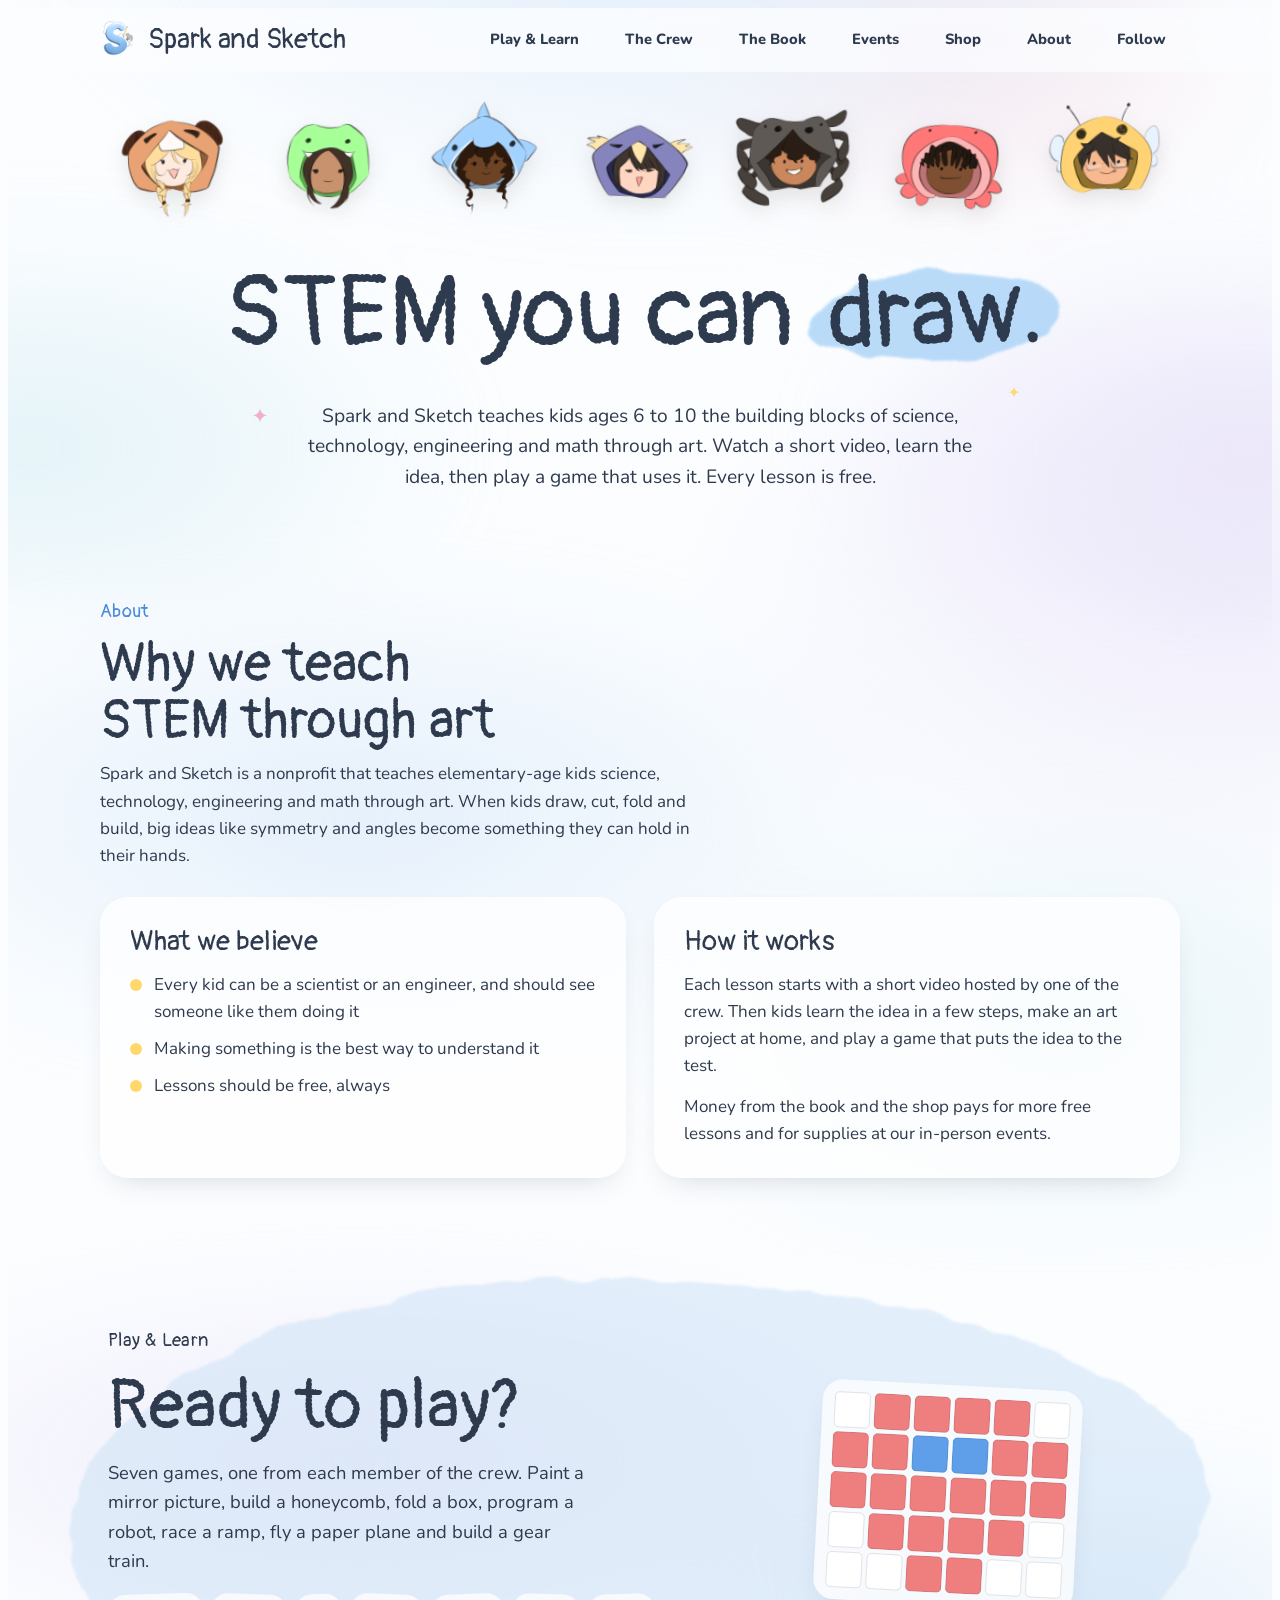
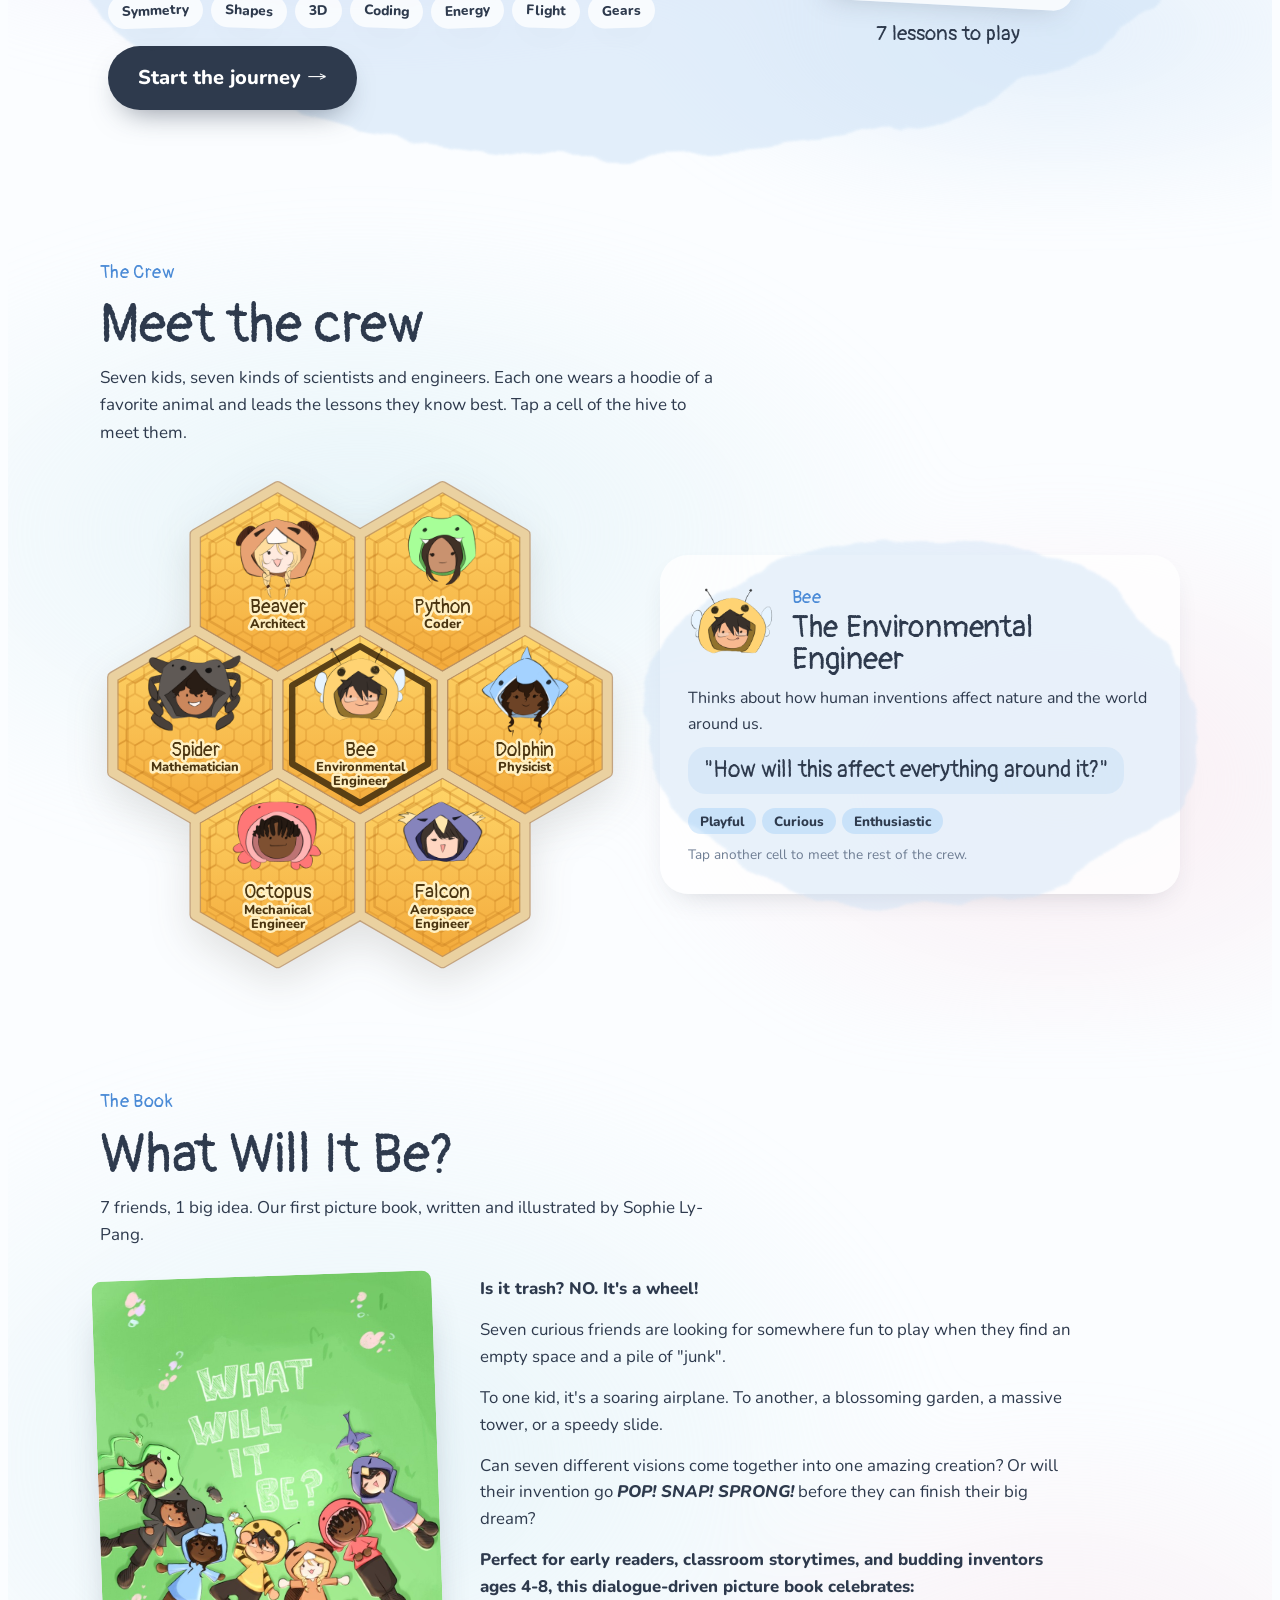
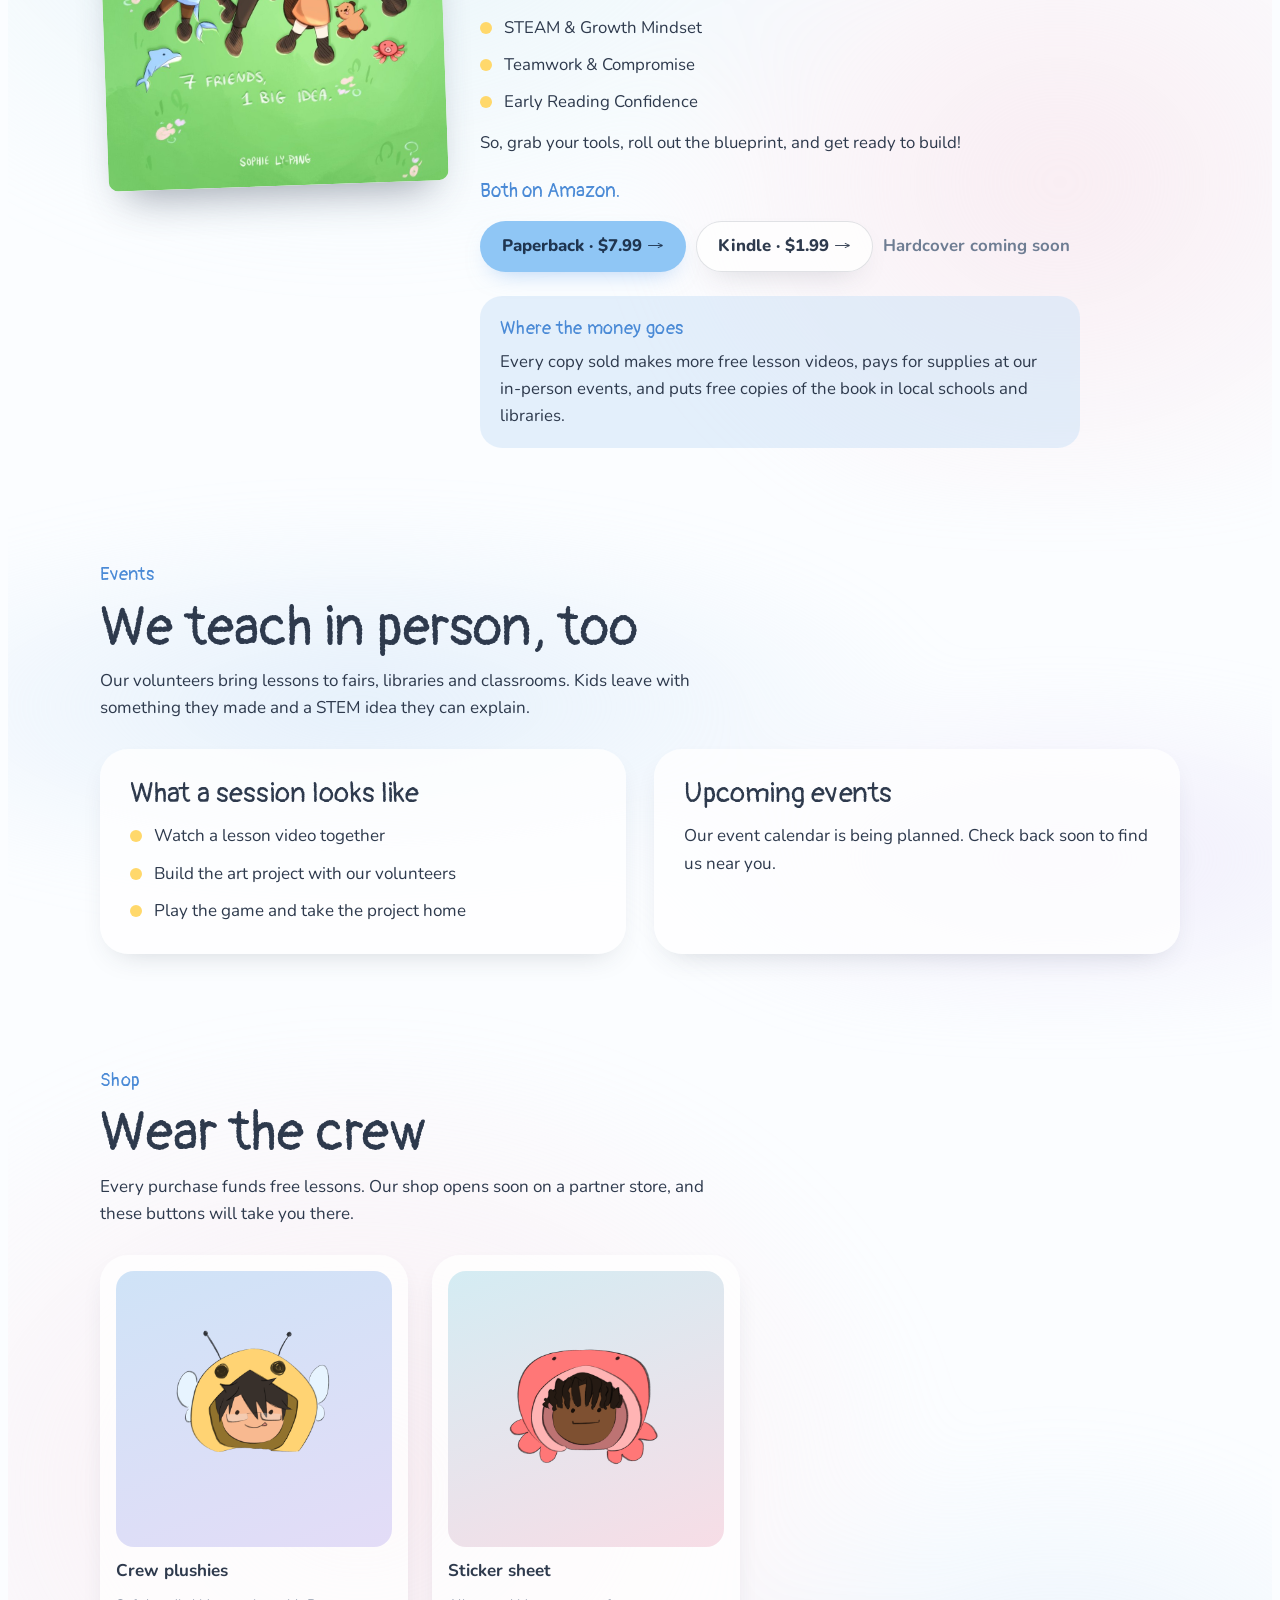
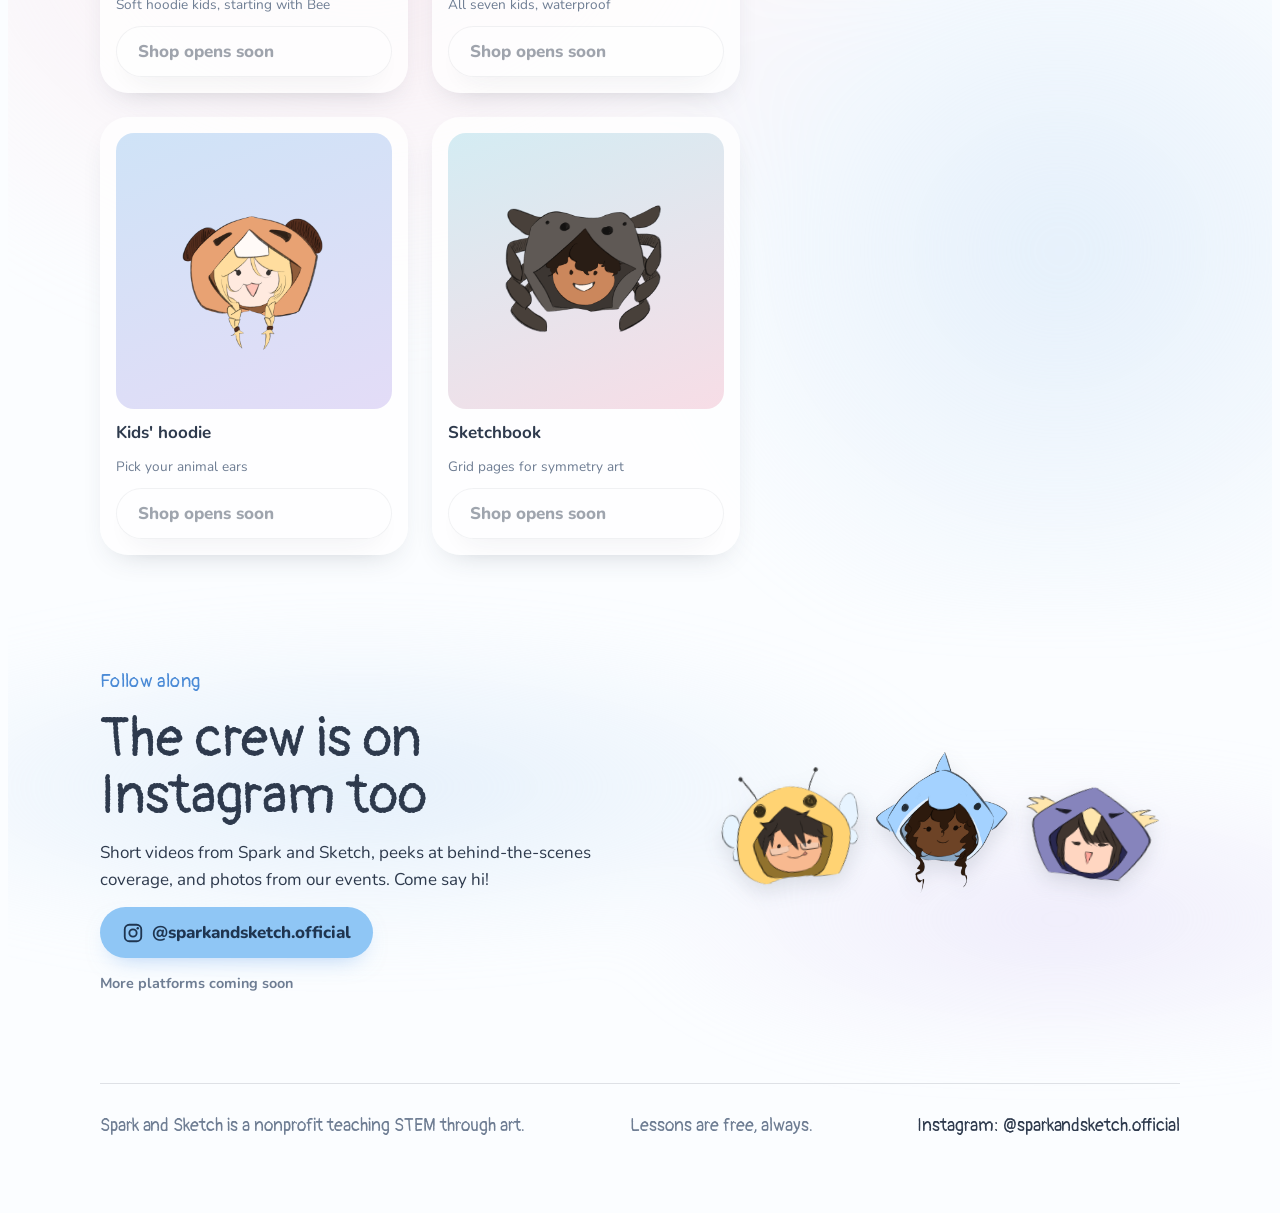
<file: index.html>
<!doctype html>
<html lang="en">
<head>
<meta charset="utf-8">
<meta name="viewport" content="width=device-width, initial-scale=1, viewport-fit=cover">
<title>Spark and Sketch</title>
<meta name="description" content="Spark and Sketch teaches elementary-age kids STEM through art, with free short videos, art projects and games.">
<link rel="preconnect" href="https://fonts.googleapis.com">
<link rel="preconnect" href="https://fonts.gstatic.com" crossorigin>
<link rel="stylesheet" href="https://fonts.googleapis.com/css2?family=Pangolin&family=Nunito:wght@400;700;800&family=Andika:wght@400;700&display=swap">
<link rel="stylesheet" href="site.css?v=30">

<link rel="icon" href="/favicon.ico" sizes="any">
<link rel="icon" type="image/png" sizes="32x32" href="/favicon-32.png">
<link rel="icon" type="image/png" sizes="16x16" href="/favicon-16.png">
<link rel="apple-touch-icon" sizes="180x180" href="/apple-touch-icon.png">
</head>
<body>
<svg class="wc-defs" aria-hidden="true"><defs>
  <filter id="wc" x="-20%" y="-20%" width="140%" height="140%">
    <feTurbulence type="fractalNoise" baseFrequency="0.012 0.018" numOctaves="3" seed="7" result="n"/>
    <feDisplacementMap in="SourceGraphic" in2="n" scale="26" xChannelSelector="R" yChannelSelector="G" result="d"/>
    <feGaussianBlur in="d" stdDeviation="1.2"/>
  </filter>
</defs></svg>
<header class="top">
  <div class="wrap">
    <a class="logo" href="index.html"><img src="/favicon-192.png" alt="" width="36" height="36"><span>Spark and Sketch</span></a>    <nav aria-label="Main">
      <a href="play.html">Play &amp; Learn</a>
      <a href="index.html#cast">The Crew</a>
      <a href="index.html#book">The Book</a>
      <a href="index.html#events">Events</a>
      <a href="index.html#shop">Shop</a>
      <a href="index.html#about">About</a>
      <a href="index.html#follow">Follow</a>
    </nav>
  </div>
</header>

<main class="wrap" id="top">
  <section class="hero">
    <div class="sparkles" aria-hidden="true"><span style="left:6%;top:12%">✦</span><span style="left:90%;top:18%">✦</span><span style="left:14%;top:70%">✦</span><span style="left:84%;top:66%">✦</span></div>
    <div class="cast-row" id="heroCast" aria-hidden="true"></div>
    <h1>STEM you can <span class="spark">draw.</span></h1>
    <p class="lede">Spark and Sketch teaches kids ages 6 to 10 the building blocks of science, technology, engineering and math through art. Watch a short video, learn the idea, then play a game that uses it. Every lesson is free.</p>
  </section>

  <section id="about">
    <div class="sec-head">
      <span class="eyebrow">About</span>
      <h2>Why we teach STEM through art</h2>
      <p>Spark and Sketch is a nonprofit that teaches elementary-age kids science, technology, engineering and math through art. When kids draw, cut, fold and build, big ideas like symmetry and angles become something they can hold in their hands.</p>
    </div>
    <div class="split">
      <div class="panel">
        <h3>What we believe</h3>
        <ul class="ledger">
          <li>Every kid can be a scientist or an engineer, and should see someone like them doing it</li>
          <li>Making something is the best way to understand it</li>
          <li>Lessons should be free, always</li>
        </ul>
      </div>
      <div class="panel">
        <h3>How it works</h3>
        <p>Each lesson starts with a short video hosted by one of the crew. Then kids learn the idea in a few steps, make an art project at home, and play a game that puts the idea to the test.</p>
        <p>Money from the book and the shop pays for more free lessons and for supplies at our in-person events.</p>
      </div>
    </div>
  </section>

  <section id="play">
    <div class="callout">
      <div class="text">
        <span class="eyebrow">Play &amp; Learn</span>
        <h2>Ready to play?</h2>
        <p class="lede">Seven games, one from each member of the crew. Paint a mirror picture, build a honeycomb, fold a box, program a robot, race a ramp, fly a paper plane and build a gear train.</p>
        <div class="pills"><span class="pill">Symmetry</span><span class="pill">Shapes</span><span class="pill">3D</span><span class="pill">Coding</span><span class="pill">Energy</span><span class="pill">Flight</span><span class="pill">Gears</span></div>
        <a class="btn" href="play.html">Start the journey &rarr;</a>
      </div>
      <div class="preview" aria-hidden="true">
        <div class="mini">
          <i></i><i class="r"></i><i class="r"></i><i class="r"></i><i class="r"></i><i></i>
          <i class="r"></i><i class="r"></i><i class="b"></i><i class="b"></i><i class="r"></i><i class="r"></i>
          <i class="r"></i><i class="r"></i><i class="r"></i><i class="r"></i><i class="r"></i><i class="r"></i>
          <i></i><i class="r"></i><i class="r"></i><i class="r"></i><i class="r"></i><i></i>
          <i></i><i></i><i class="r"></i><i class="r"></i><i></i><i></i>
        </div>
        <span class="count">7 lessons to play</span>
      </div>
    </div>
  </section>

  <section id="cast">
    <div class="sec-head">
      <span class="eyebrow">The Crew</span>
      <h2>Meet the crew</h2>
      <p>Seven kids, seven kinds of scientists and engineers. Each one wears a hoodie of a favorite animal and leads the lessons they know best. Tap a cell of the hive to meet them.</p>
    </div>
    <div class="crew">
      <div class="hive-wrap"><svg class="hive-svg" id="hive" role="group" aria-label="The crew, arranged as a honeycomb"></svg></div>
      <div class="char" id="charCard" aria-live="polite"></div>
    </div>
  </section>

  <section id="book">
    <div class="sec-head">
      <span class="eyebrow">The Book</span>
      <h2>What Will It Be?</h2>
      <p>7 friends, 1 big idea. Our first picture book, written and illustrated by Sophie Ly-Pang.</p>
    </div>
    <div class="book-feature">
      <a class="cover" href="https://www.amazon.com/dp/B0HSNXHYTF/ref=tmm_pap_swatch_0" target="_blank" rel="noopener">
        <img src="assets/book-cover.jpg" alt="Cover of What Will It Be?: the seven kids in their animal hoodies lying in a circle on green grass" width="900" height="1350">
      </a>
      <div class="blurb">
        <p><strong>Is it trash? NO. It's a wheel!</strong></p>
        <p>Seven curious friends are looking for somewhere fun to play when they find an empty space and a pile of "junk".</p>
        <p>To one kid, it's a soaring airplane. To another, a blossoming garden, a massive tower, or a speedy slide.</p>
        <p>Can seven different visions come together into one amazing creation? Or will their invention go <em>POP! SNAP! SPRONG!</em> before they can finish their big dream?</p>
        <p><strong>Perfect for early readers, classroom storytimes, and budding inventors ages 4-8, this dialogue-driven picture book celebrates:</strong></p>
        <ul class="ledger">
          <li>STEAM &amp; Growth Mindset</li>
          <li>Teamwork &amp; Compromise</li>
          <li>Early Reading Confidence</li>
        </ul>
        <p>So, grab your tools, roll out the blueprint, and get ready to build!</p>
        <p class="buy-note">Both on Amazon.</p>
        <div class="row">
          <a class="btn primary" href="https://www.amazon.com/dp/B0HSNXHYTF/ref=tmm_pap_swatch_0" target="_blank" rel="noopener">Paperback · $7.99 &rarr;</a>
          <a class="btn" href="https://www.amazon.com/dp/B0HSNXHYTF" target="_blank" rel="noopener">Kindle · $1.99 &rarr;</a>
          <span class="soon">Hardcover coming soon</span>
        </div>
        <div class="money">
          <span class="eyebrow">Where the money goes</span>
          <p>Every copy sold makes more free lesson videos, pays for supplies at our in-person events, and puts free copies of the book in local schools and libraries.</p>
        </div>
      </div>
    </div>
  </section>

  <section id="events">
    <div class="sec-head">
      <span class="eyebrow">Events</span>
      <h2>We teach in person, too</h2>
      <p>Our volunteers bring lessons to fairs, libraries and classrooms. Kids leave with something they made and a STEM idea they can explain.</p>
    </div>
    <div class="split">
      <div class="panel">
        <h3>What a session looks like</h3>
        <ul class="ledger">
          <li>Watch a lesson video together</li>
          <li>Build the art project with our volunteers</li>
          <li>Play the game and take the project home</li>
        </ul>
      </div>
      <div class="panel">
        <h3>Upcoming events</h3>
        <p>Our event calendar is being planned. Check back soon to find us near you.</p>
      </div>
    </div>
  </section>

  <section id="shop">
    <div class="sec-head">
      <span class="eyebrow">Shop</span>
      <h2>Wear the crew</h2>
      <p>Every purchase funds free lessons. Our shop opens soon on a partner store, and these buttons will take you there.</p>
    </div>
    <div class="merch" id="merch"></div>
  </section>

  <section id="follow">
    <div class="follow">
      <div class="follow-text">
        <span class="eyebrow">Follow along</span>
        <h2>The crew is on Instagram too</h2>
        <p>Short videos from Spark and Sketch, peeks at behind-the-scenes coverage, and photos from our events. Come say hi!</p>
        <a class="btn primary" href="https://www.instagram.com/sparkandsketch.official/" target="_blank" rel="noopener">
          <svg width="22" height="22" viewBox="0 0 24 24" aria-hidden="true"><rect x="3" y="3" width="18" height="18" rx="5" fill="none" stroke="currentColor" stroke-width="2"/><circle cx="12" cy="12" r="4" fill="none" stroke="currentColor" stroke-width="2"/><circle cx="17.2" cy="6.8" r="1.3" fill="currentColor"/></svg>
          @sparkandsketch.official
        </a>
        <span class="soon">More platforms coming soon</span>
      </div>
      <div class="follow-art" aria-hidden="true" id="followCast"></div>
    </div>
  </section>

  <footer>
    <span>Spark and Sketch is a nonprofit teaching STEM through art.</span>
    <span>Lessons are free, always.</span>
    <a href="https://www.instagram.com/sparkandsketch.official/" target="_blank" rel="noopener">Instagram: @sparkandsketch.official</a>
  </footer>
</main>

<script src="characters.js?v=29"></script>
<script>
(function(){
const {CAST, kid, byId} = window.SS;
document.getElementById('heroCast').innerHTML = CAST.map(kid).join('');
document.getElementById('followCast').innerHTML = ['bee','dolphin','falcon'].map(id=>kid(byId(id))).join('');

/* ---- crew hive: flat-top cells sharing walls, laid out in rows of 2, 3 and 2 ---- */
const svg=document.getElementById('hive'), card=document.getElementById('charCard');
const R=74;                         // cell radius (center to corner)
const W=Math.sqrt(3)*R, H=1.5*R;    // column step and row step for pointy-top cells
// rows of 2, 3 and 2; the outer rows sit half a column in from the middle row
const layout=[['beaver',0.5,0],['python',1.5,0],['spider',0,1],['bee',1,1],['dolphin',2,1],['octopus',0.5,2],['falcon',1.5,2]];
function hexPts(x,y,r){ return [30,90,150,210,270,330].map(t=>{const a=t*Math.PI/180;return (x+r*Math.cos(a)).toFixed(1)+','+(y+r*Math.sin(a)).toFixed(1);}).join(' '); }
function cellXY(col,row){ return [(col-1)*W, (row-1)*H]; }
const pad=10, vb=[-(W+W/2)-pad, -(H+R)-pad, 3*W+2*pad, 2*H+2*R+2*pad];
svg.setAttribute('viewBox', vb.map(v=>v.toFixed(1)).join(' '));
let active='bee';
const jobLines=r=>r.length>12&&r.includes(' ')?r.split(' '):[r];
function drawHive(){
  const defs=`<defs>
    <linearGradient id="honeyGrad" x1="0" y1="0" x2="0" y2="1"><stop offset="0" stop-color="#ffd76a"/><stop offset="1" stop-color="#f3a93a"/></linearGradient>
    <pattern id="combPat" width="14" height="24.2" patternUnits="userSpaceOnUse">
      <polygon points="7,0 14,4 14,12.1 7,16.1 0,12.1 0,4" fill="none" stroke="#c97d1c" stroke-opacity=".35" stroke-width="1.2"/>
      <polygon points="7,16.1 14,20.2 14,28.3 7,32.3 0,28.3 0,20.2" fill="none" stroke="#c97d1c" stroke-opacity=".35" stroke-width="1.2" transform="translate(7,-4)"/>
    </pattern>
  </defs>`;
  const fills=[], walls=[], faces=[];
  layout.forEach(([id,col,row])=>{
    const c=byId(id), [x,y]=cellXY(col,row), on=id===active;
    fills.push(`<g class="hcell ${on?'active':''}" data-id="${id}" tabindex="0" role="button" aria-label="${c.role}, ${c.name} hoodie" aria-pressed="${on}">
      <polygon class="honey" points="${hexPts(x,y,R)}"/><polygon class="comb" points="${hexPts(x,y,R)}"/><polygon class="inner" points="${hexPts(x,y,R-13)}"/></g>`);
    walls.push(`<polygon class="wall-edge" points="${hexPts(x,y,R)}"/>`);
    faces.push(`<g class="hcell-face" pointer-events="none">
      <g transform="translate(${(x-38).toFixed(1)},${(y-62).toFixed(1)}) scale(0.6)">${kid(c).replace('<svg ','<svg width="128" height="128" ')}</g>
      <text class="hcell-text" x="${x.toFixed(1)}" y="${(y+24).toFixed(1)}">${c.name}</text>
      ${jobLines(c.role).map((t,i)=>`<text class="job" x="${x.toFixed(1)}" y="${(y+36+i*11).toFixed(1)}">${t}</text>`).join('')}
    </g>`);
  });
  // draw order: honey fills, dark wall edges, wood walls (active last so its gold shows), then faces
  const wood=layout.map(([id,col,row])=>{const [x,y]=cellXY(col,row);return [id,`<polygon class="wall" points="${hexPts(x,y,R)}"/>`];});
  const woodOrdered=wood.filter(w=>w[0]!==active).concat(wood.filter(w=>w[0]===active)).map(w=>w[1]);
  svg.innerHTML = defs + fills.join('') + walls.join('') + `<g class="walls">${woodOrdered.join('')}</g>` + faces.join('');
}
function drawCard(){
  const c=byId(active);
  card.innerHTML=`<div class="top-row">${kid(c)}<div><span class="eyebrow">${c.name}</span><h3>The ${c.role}</h3>${c.working?`<span class="soon">Working name: ${c.working}</span>`:''}</div></div>
    <p>${c.likes}</p>
    ${c.quote?`<p class="quote">"${c.quote}"</p>`:''}
    <div class="traits">${c.traits.map(t=>`<span class="trait">${t}</span>`).join('')}</div>
    <span class="hint">Tap another cell to meet the rest of the crew.</span>`;
  card.classList.remove('pop'); void card.offsetWidth; card.classList.add('pop');
}
svg.addEventListener('click',e=>{const g=e.target.closest('.hcell'); if(!g) return; active=g.dataset.id; drawHive(); drawCard();});
svg.addEventListener('keydown',e=>{ if(e.key==='Enter'||e.key===' '){ const g=e.target.closest('.hcell'); if(!g) return; e.preventDefault(); active=g.dataset.id; drawHive(); drawCard(); svg.querySelector(`[data-id="${active}"]`).focus({preventScroll:true}); } });
drawHive(); drawCard();

const MERCH = [
  {name:'Crew plushies', note:'Soft hoodie kids, starting with Bee', who:'bee'},
  {name:'Sticker sheet', note:'All seven kids, waterproof', who:'octopus'},
  {name:'Kids\' hoodie', note:'Pick your animal ears', who:'beaver'},
  {name:'Sketchbook', note:'Grid pages for symmetry art', who:'spider'}
];
document.getElementById('merch').innerHTML = MERCH.map(m=>`
  <div class="item"><div class="pic">${kid(byId(m.who))}</div>
    <strong>${m.name}</strong><span class="price">${m.note}</span>
    <button class="btn" disabled>Shop opens soon</button></div>`).join('');
})();
</script>
</body>
</html>
</file>
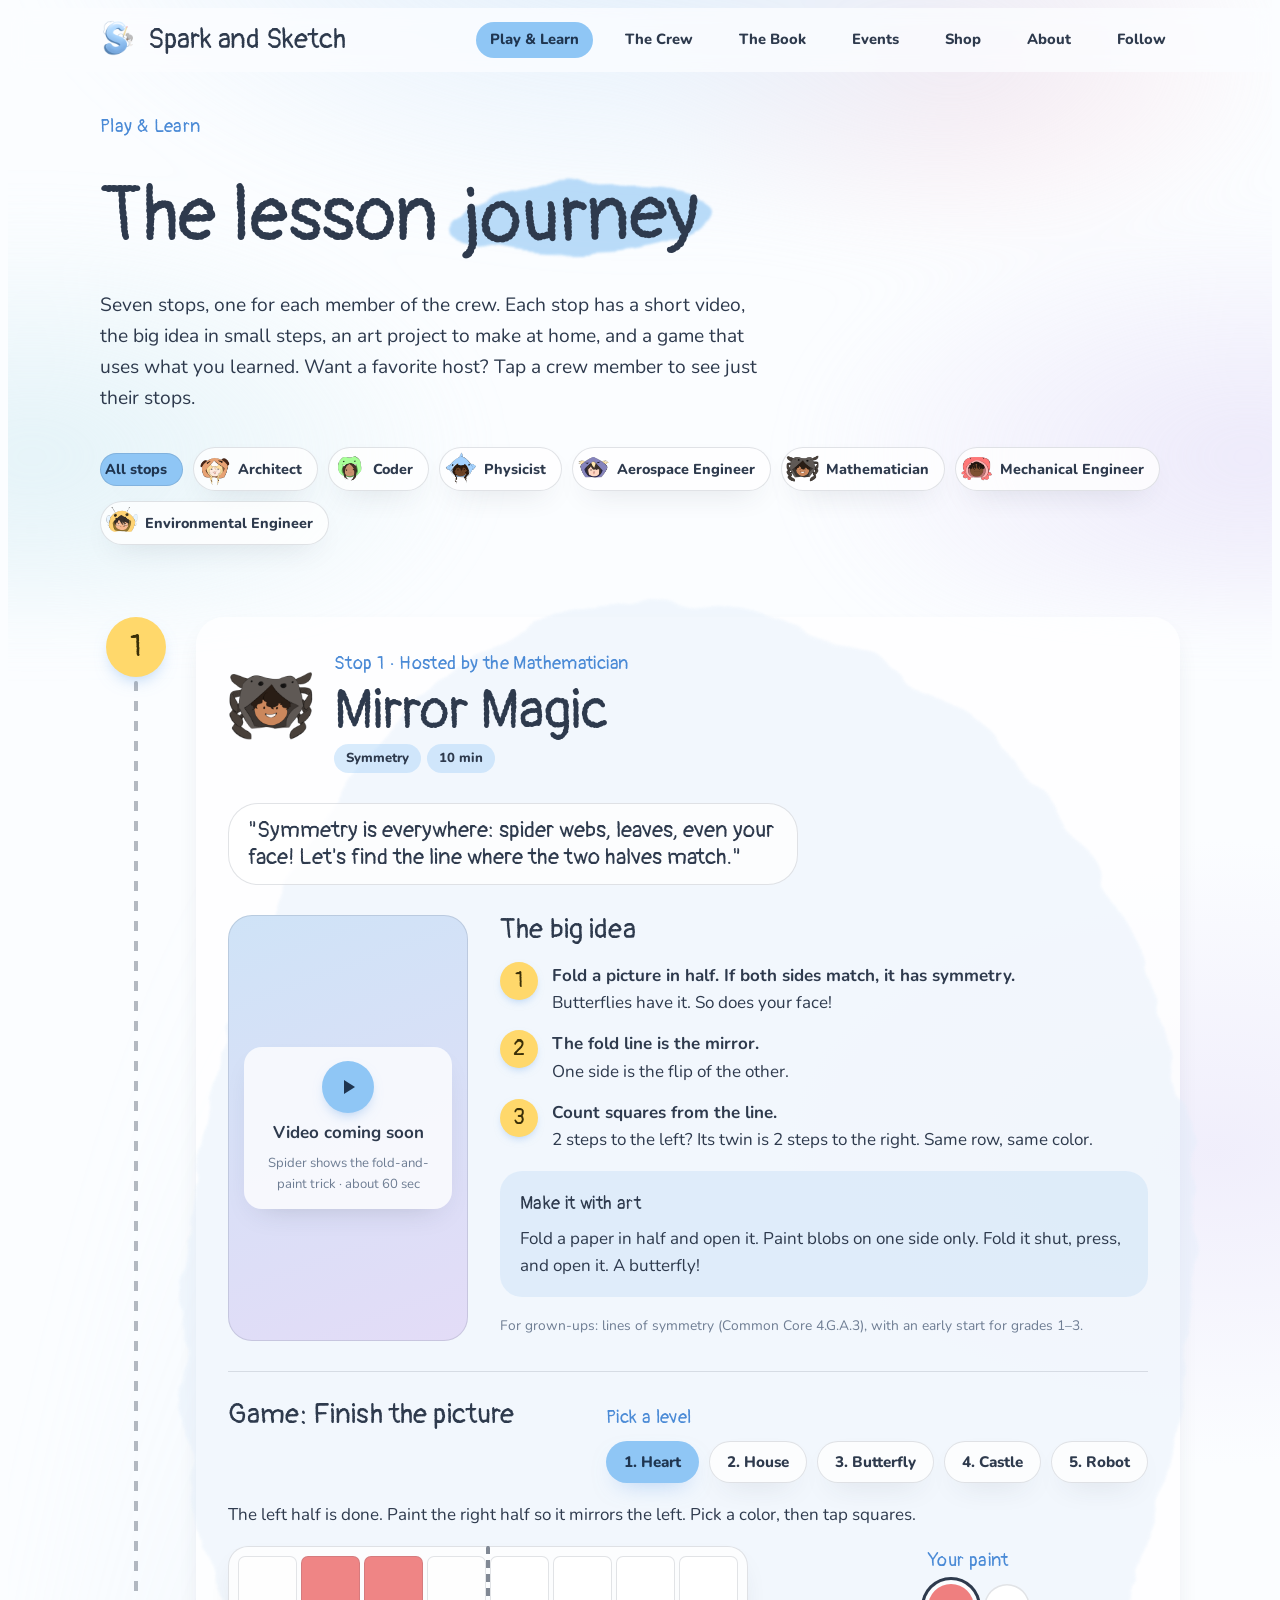
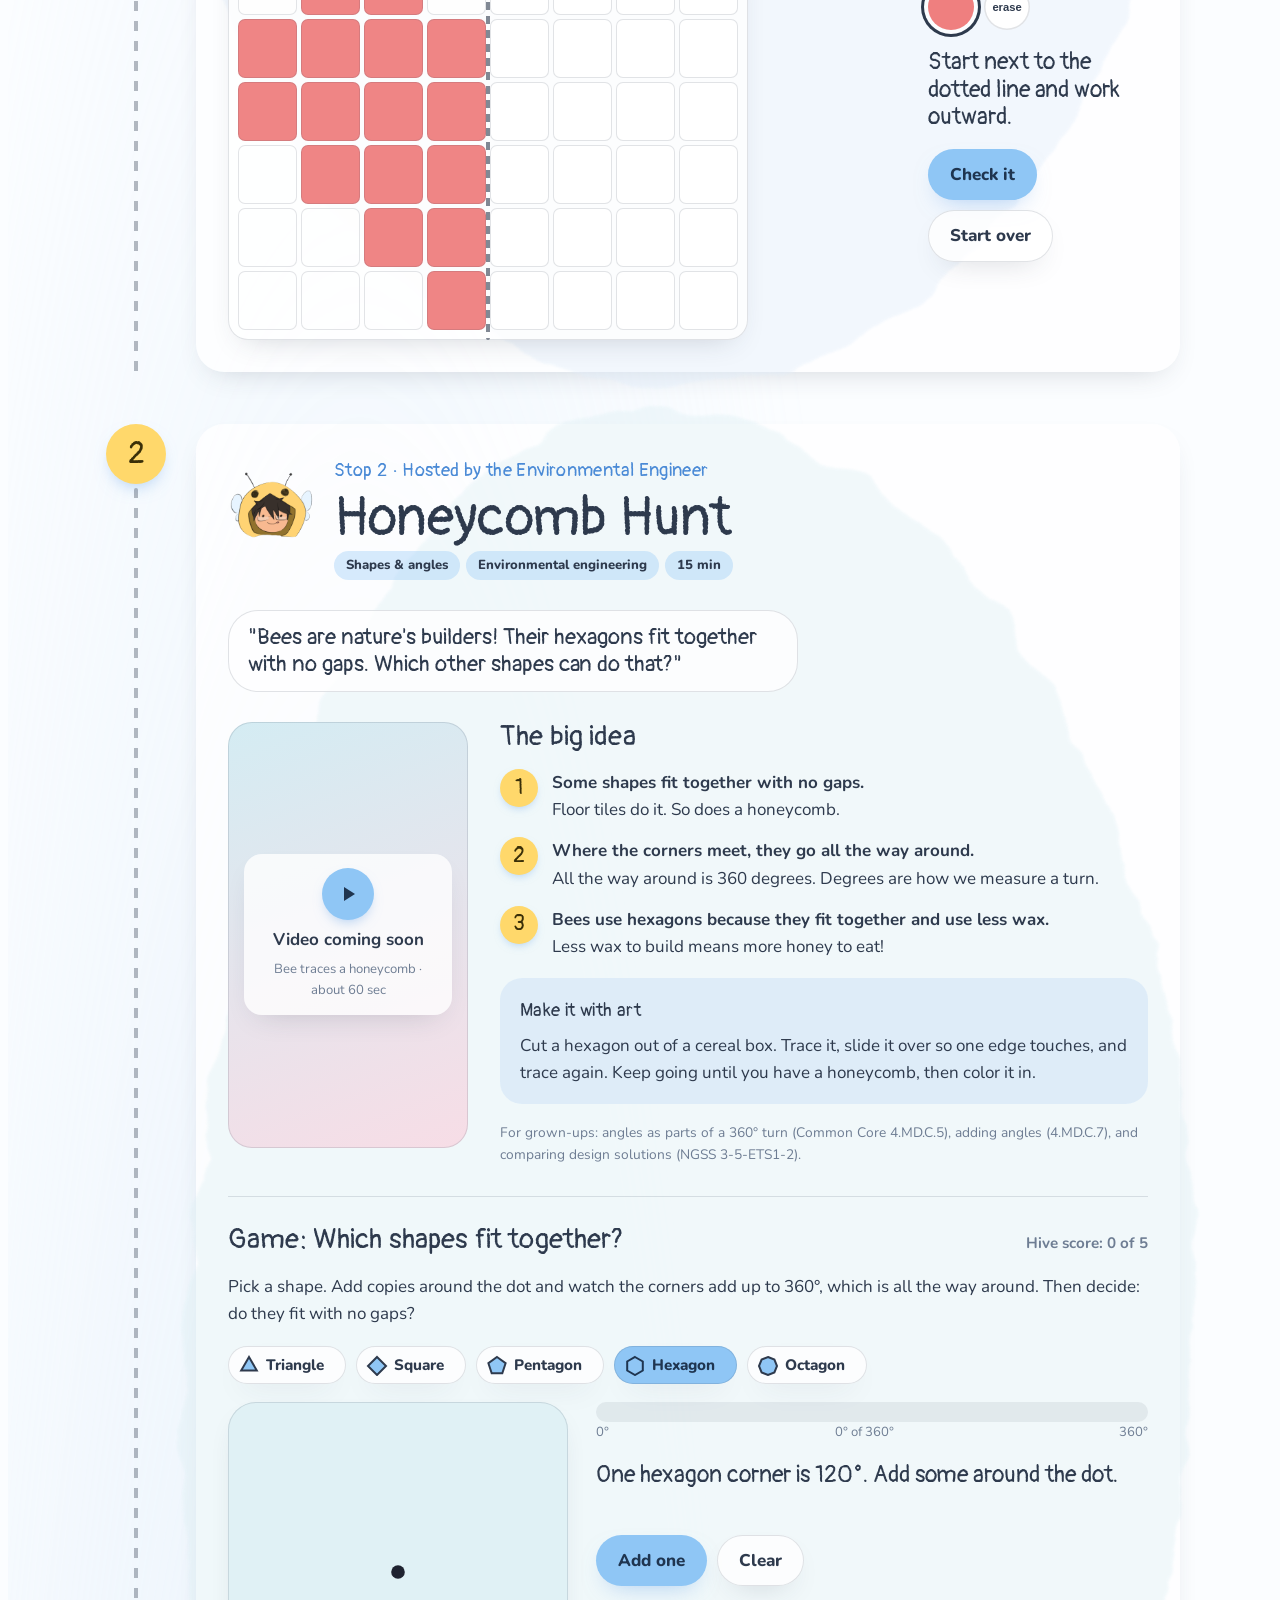
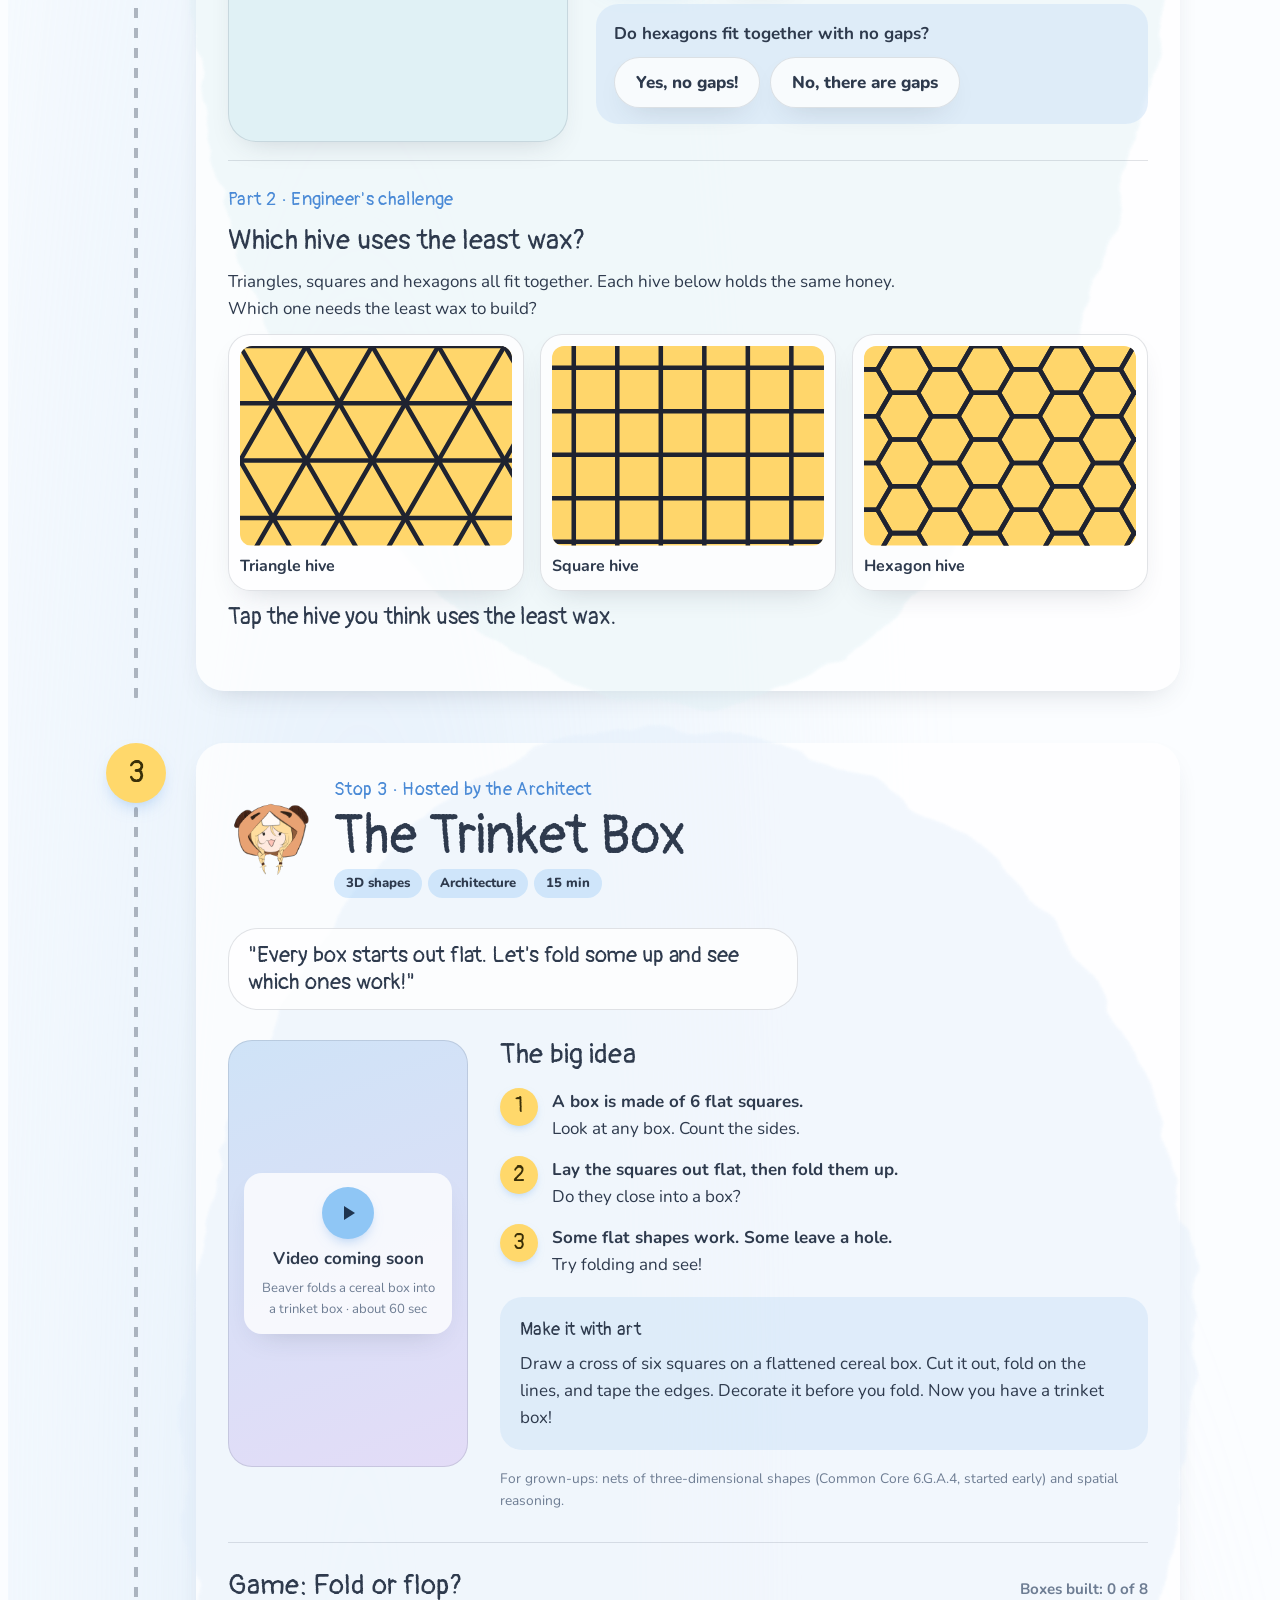
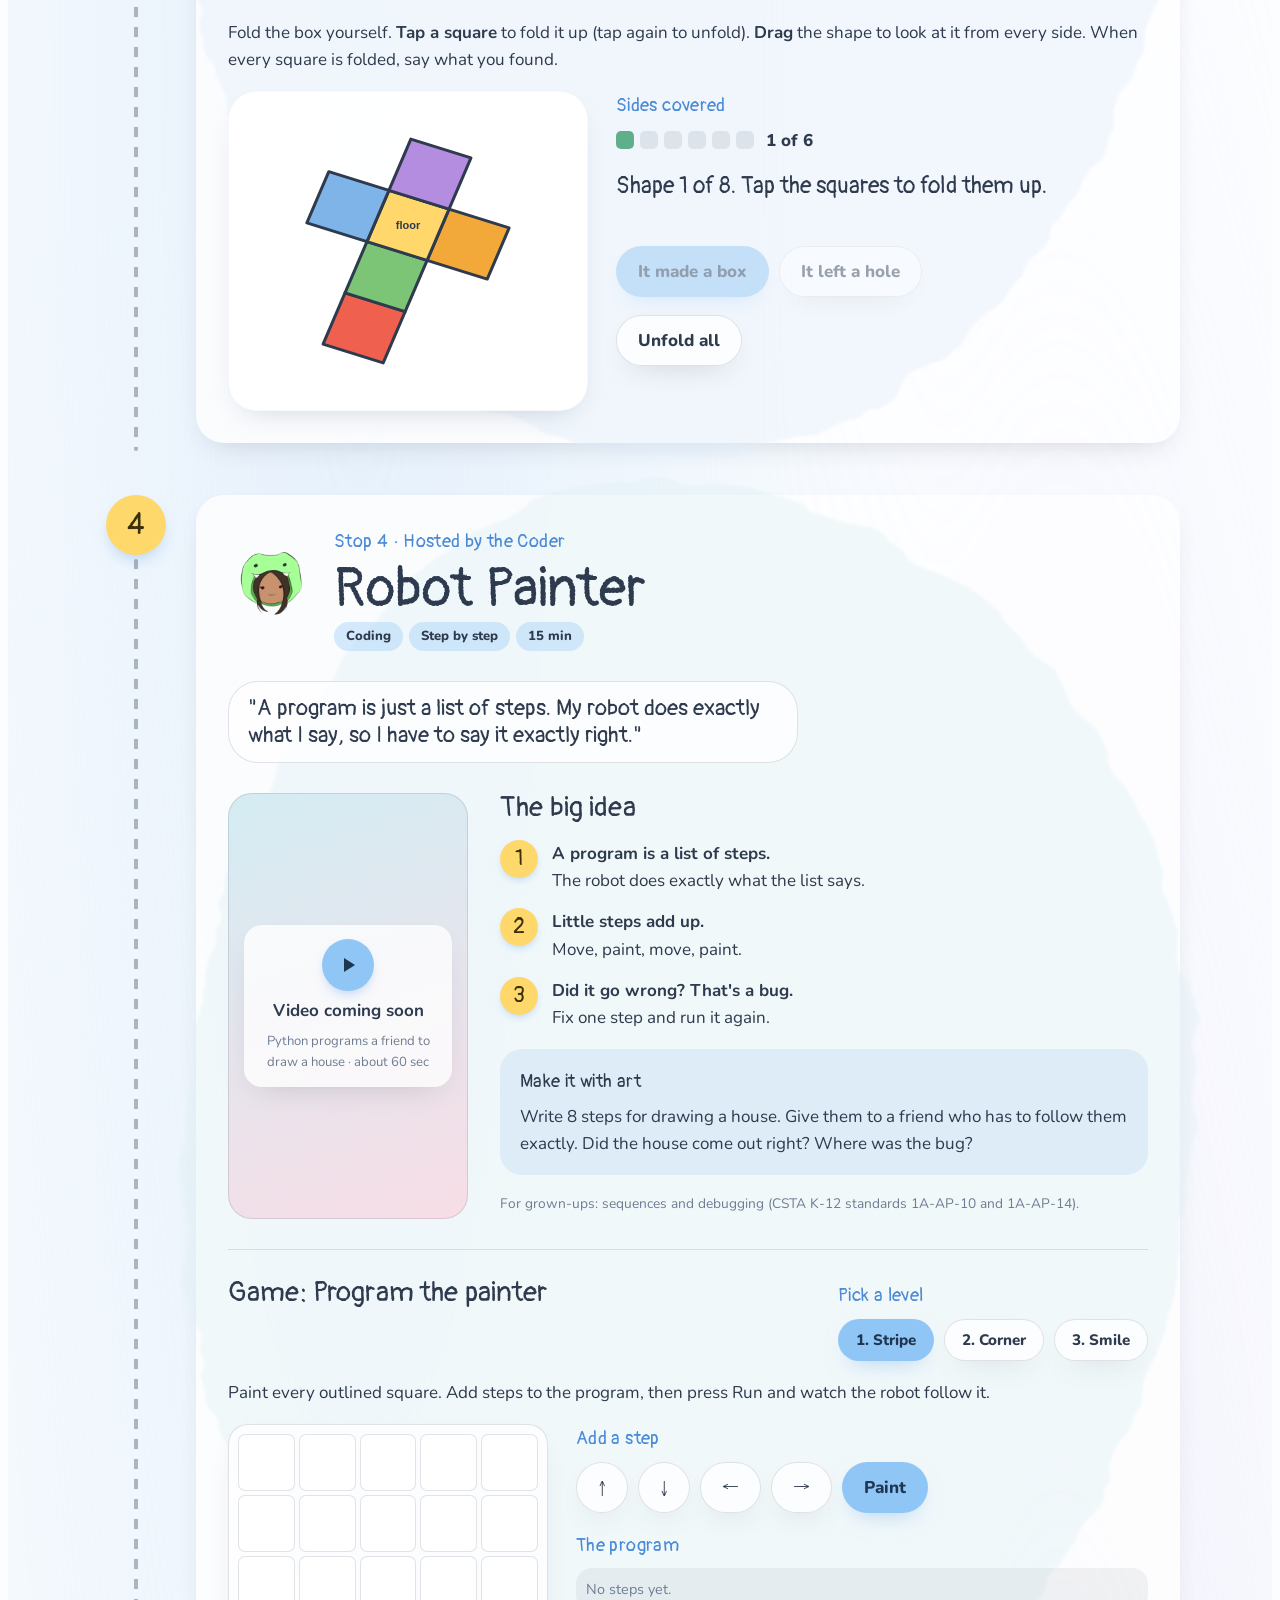
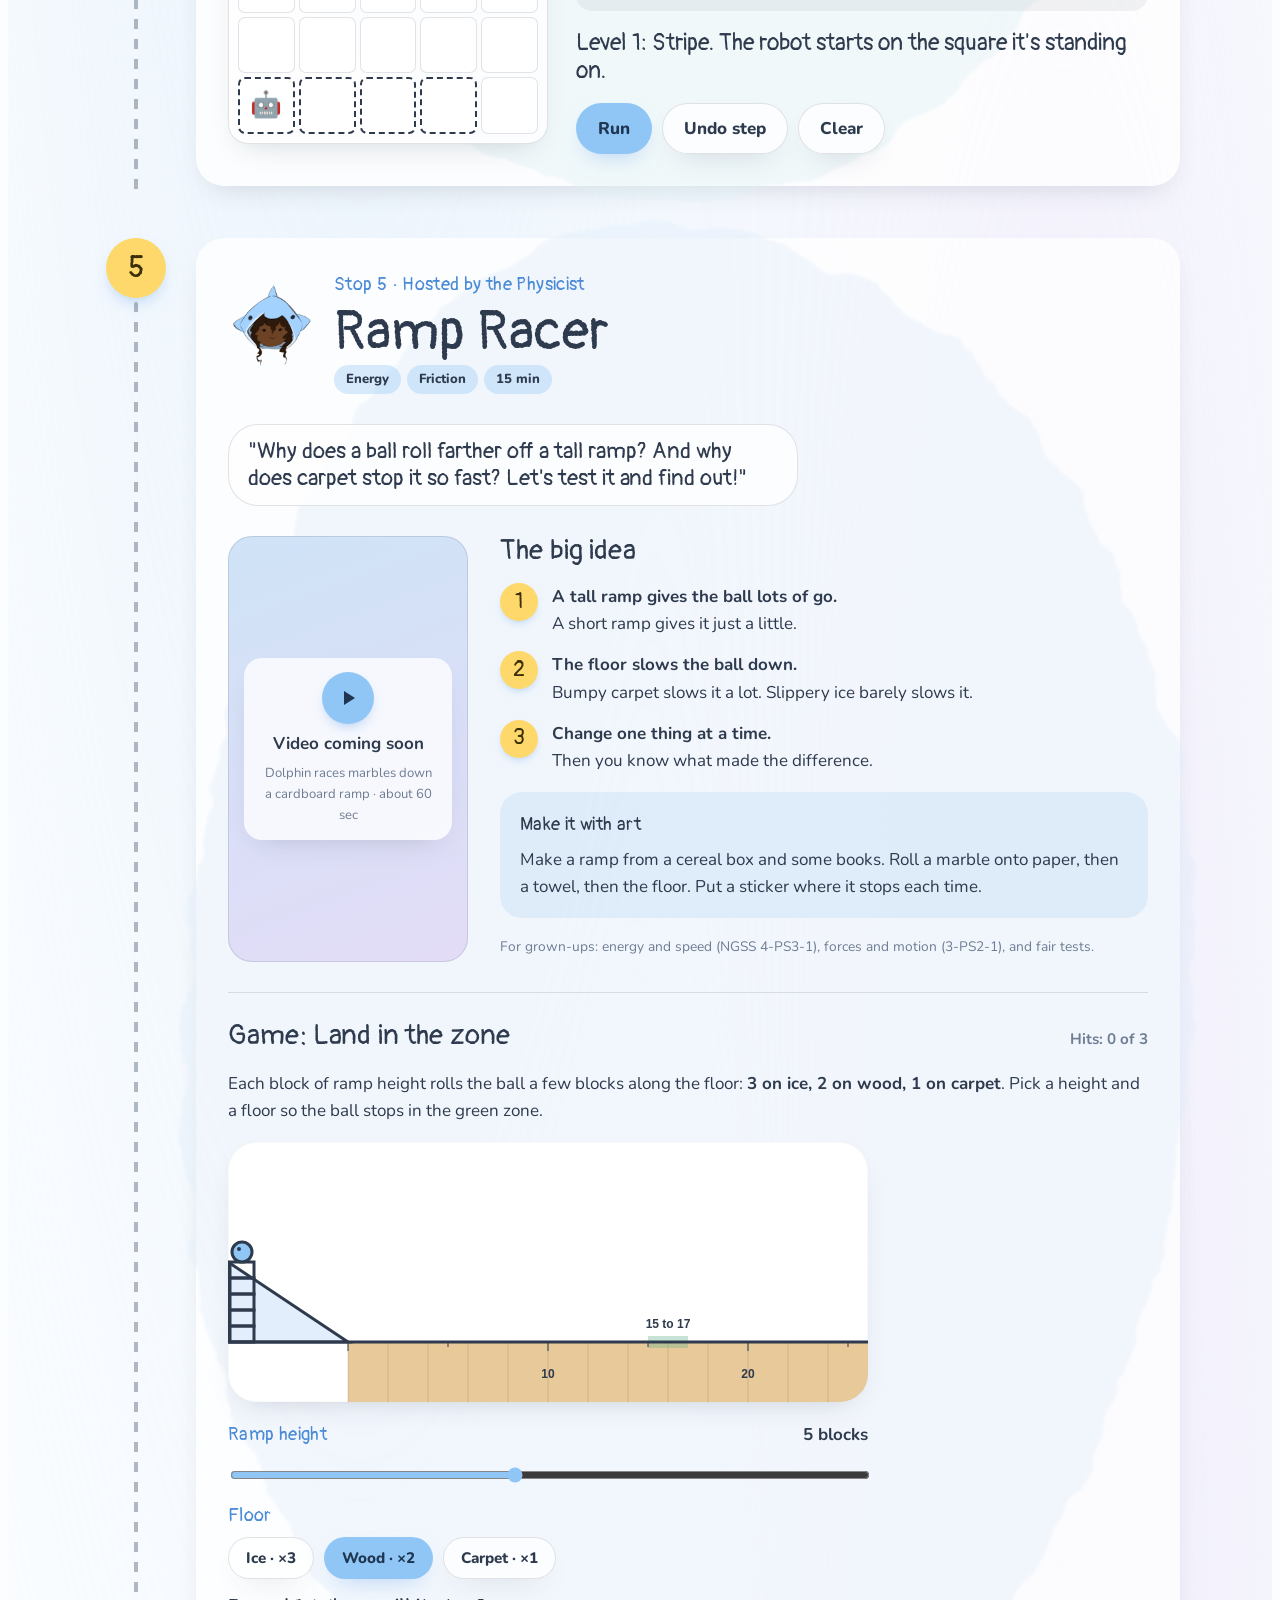
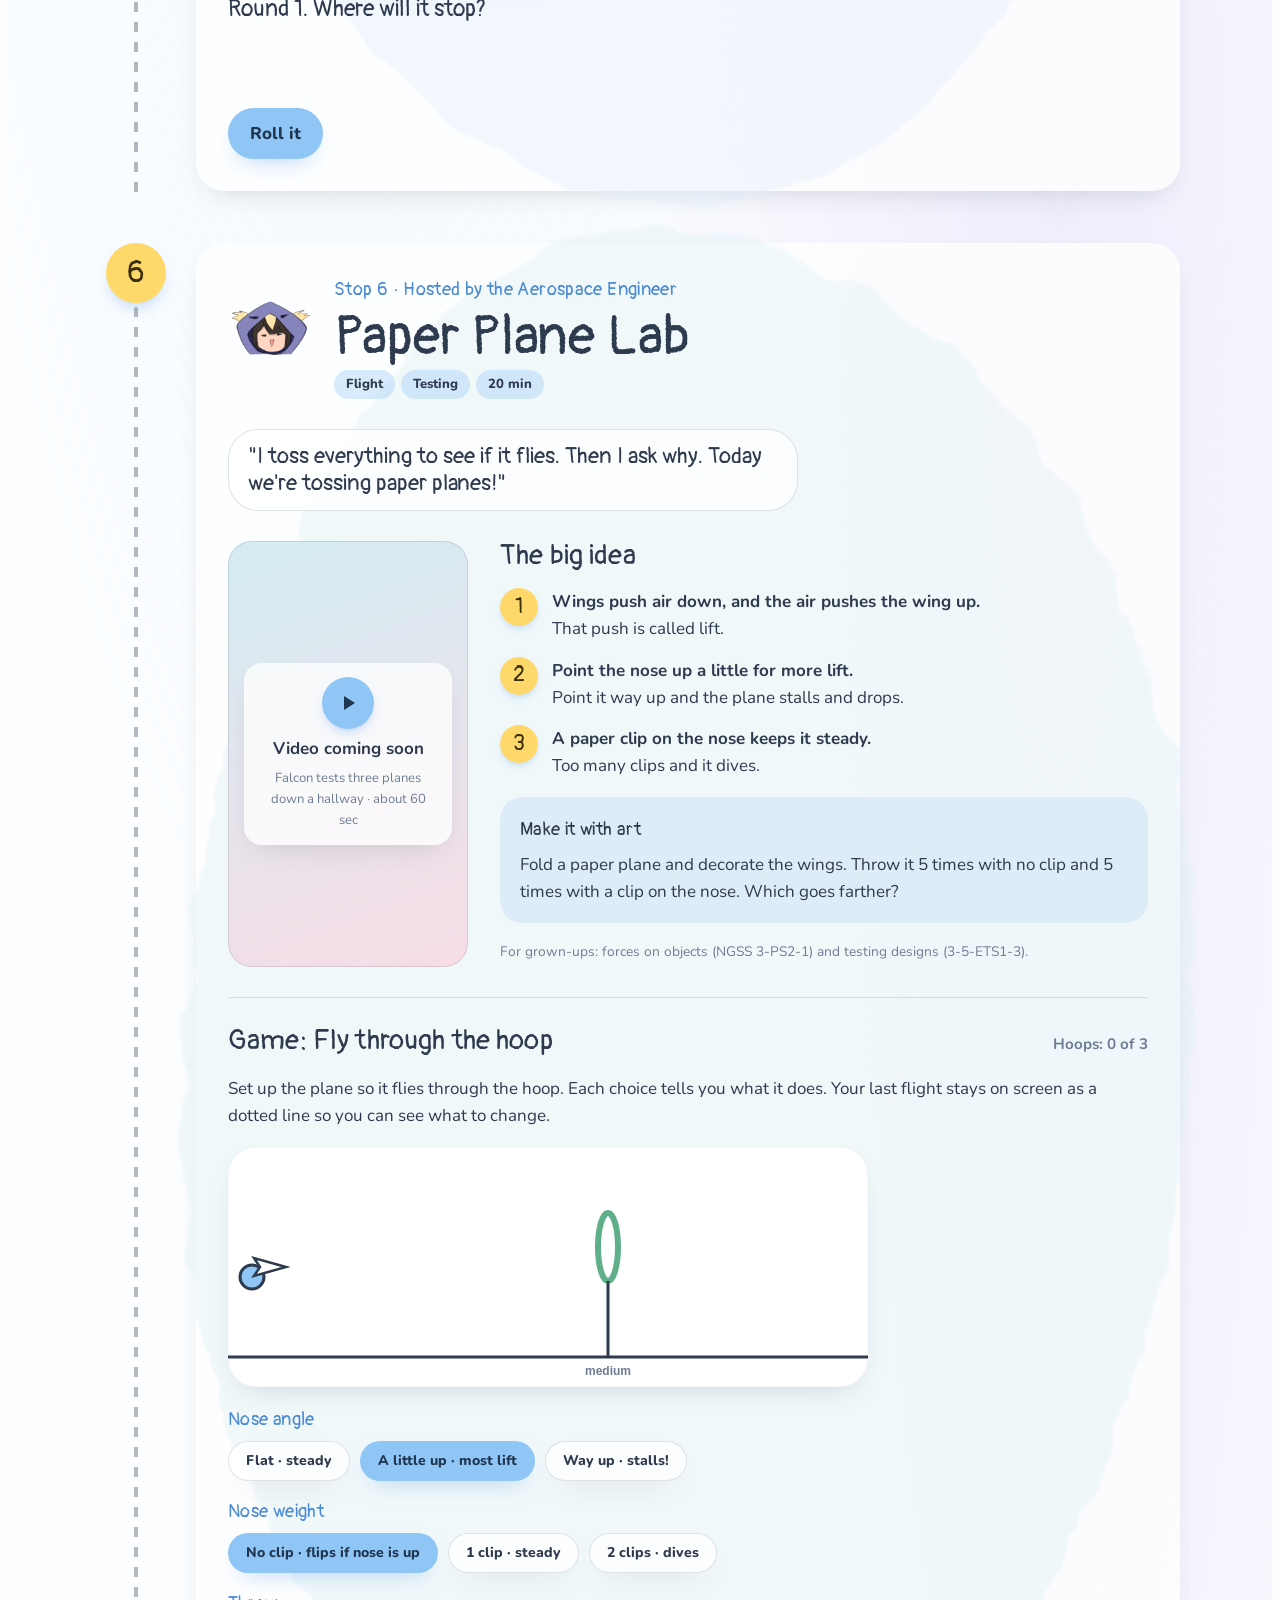
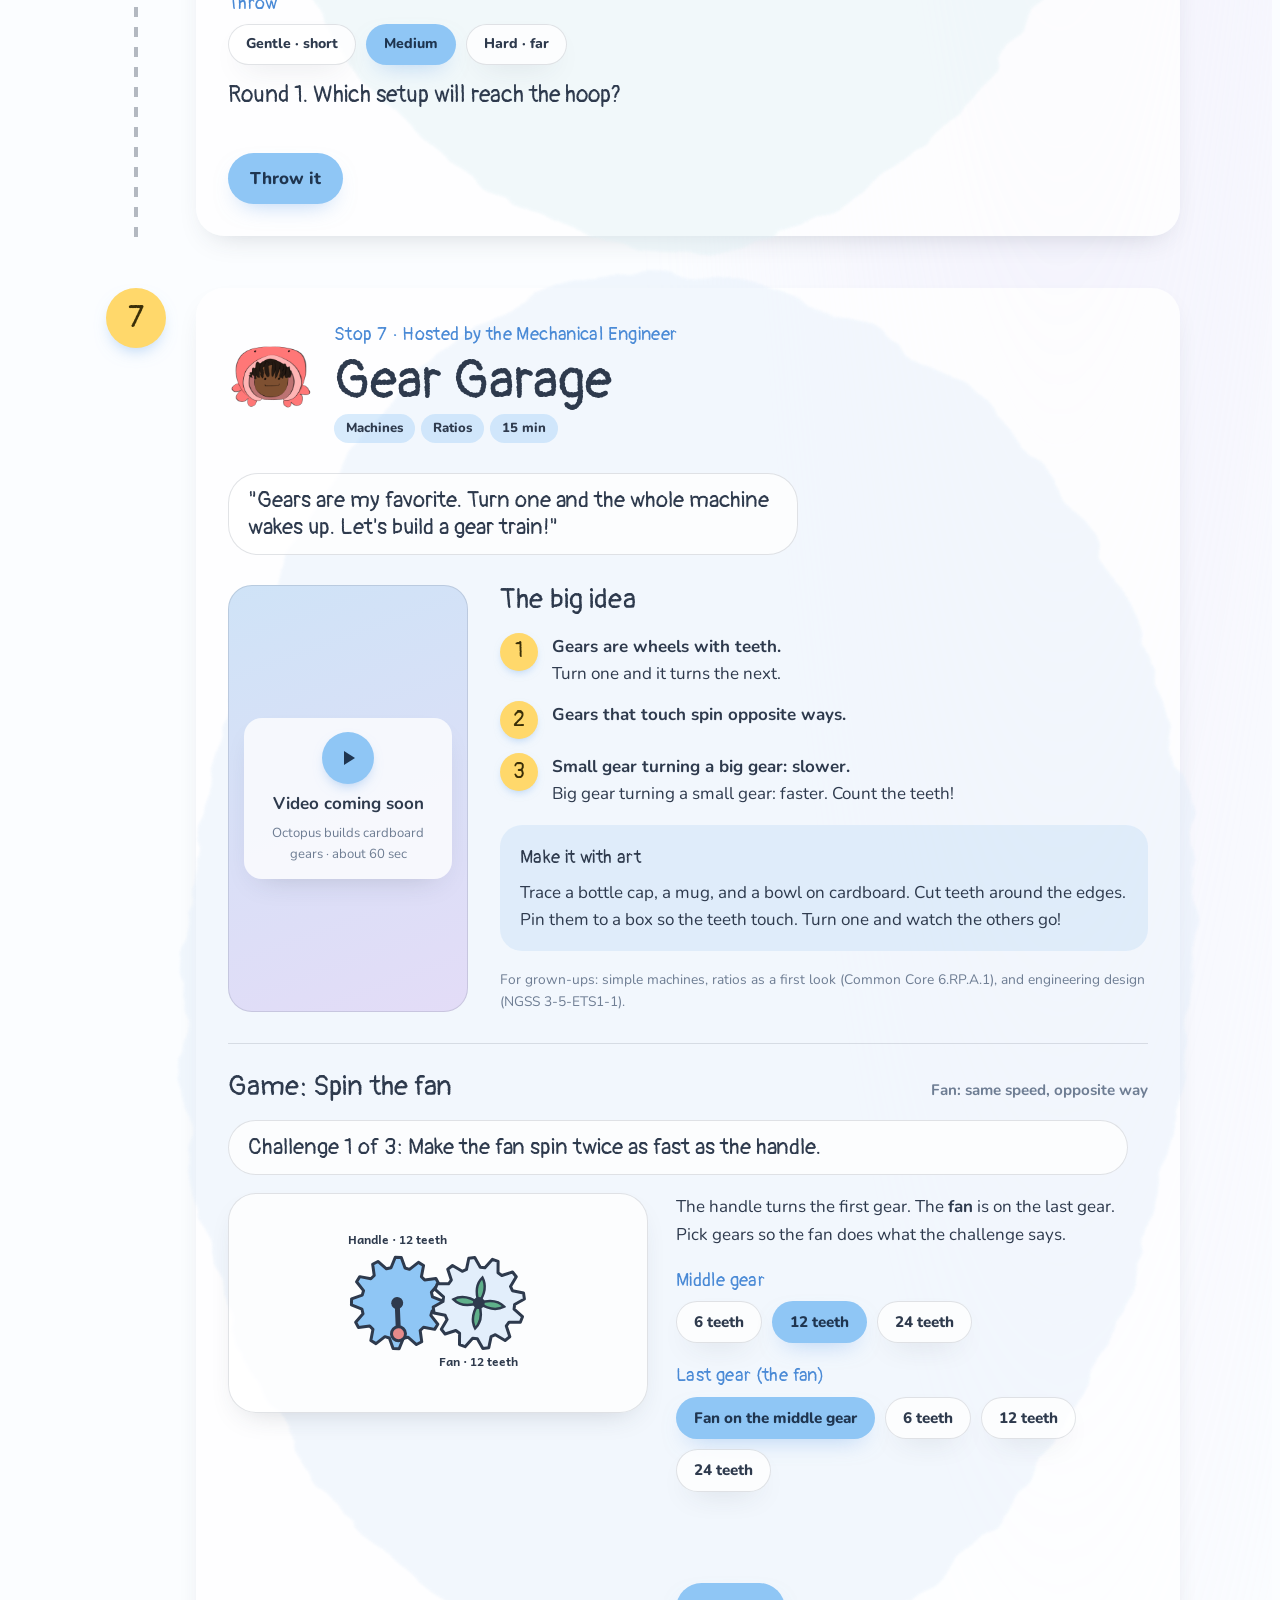
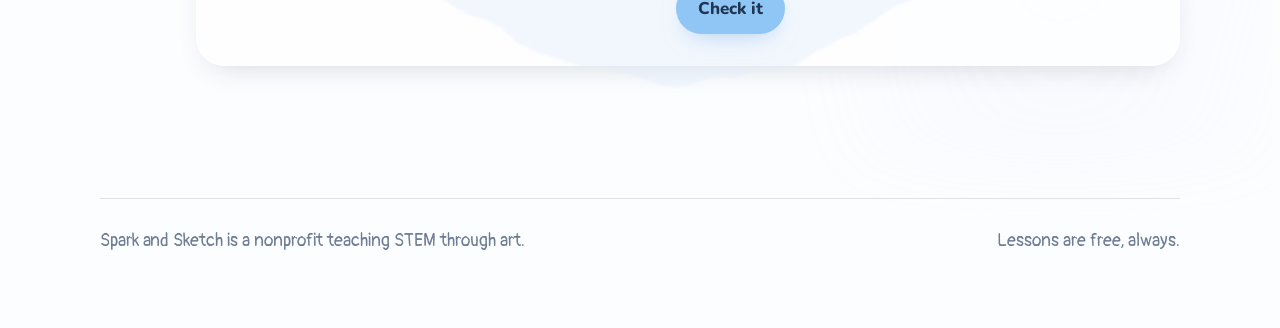
<file: play.html>
<!doctype html>
<html lang="en">
<head>
<meta charset="utf-8">
<meta name="viewport" content="width=device-width, initial-scale=1, viewport-fit=cover">
<title>Play & Learn · Spark and Sketch</title>
<meta name="description" content="Spark and Sketch teaches elementary-age kids STEM through art, with free short videos, art projects and games.">
<link rel="preconnect" href="https://fonts.googleapis.com">
<link rel="preconnect" href="https://fonts.gstatic.com" crossorigin>
<link rel="stylesheet" href="https://fonts.googleapis.com/css2?family=Pangolin&family=Nunito:wght@400;700;800&family=Andika:wght@400;700&display=swap">
<link rel="stylesheet" href="site.css?v=30">

<link rel="icon" href="/favicon.ico" sizes="any">
<link rel="icon" type="image/png" sizes="32x32" href="/favicon-32.png">
<link rel="icon" type="image/png" sizes="16x16" href="/favicon-16.png">
<link rel="apple-touch-icon" sizes="180x180" href="/apple-touch-icon.png">
</head>
<body>
<svg class="wc-defs" aria-hidden="true"><defs>
  <filter id="wc" x="-20%" y="-20%" width="140%" height="140%">
    <feTurbulence type="fractalNoise" baseFrequency="0.012 0.018" numOctaves="3" seed="7" result="n"/>
    <feDisplacementMap in="SourceGraphic" in2="n" scale="26" xChannelSelector="R" yChannelSelector="G" result="d"/>
    <feGaussianBlur in="d" stdDeviation="1.2"/>
  </filter>
</defs></svg>
<header class="top">
  <div class="wrap">
    <a class="logo" href="index.html"><img src="/favicon-192.png" alt="" width="36" height="36"><span>Spark and Sketch</span></a>    <nav aria-label="Main">
      <a href="play.html" aria-current="page">Play &amp; Learn</a>
      <a href="index.html#cast">The Crew</a>
      <a href="index.html#book">The Book</a>
      <a href="index.html#events">Events</a>
      <a href="index.html#shop">Shop</a>
      <a href="index.html#about">About</a>
      <a href="index.html#follow">Follow</a>
    </nav>
  </div>
</header>

<main class="wrap" id="top">
  <section class="hero" style="padding-block:40px 8px;text-align:left;justify-items:start">
    <span class="eyebrow">Play &amp; Learn</span>
    <h1 style="font-size:clamp(2.6rem,8vw,4.8rem)">The lesson <span class="spark">journey</span></h1>
    <p class="lede">Seven stops, one for each member of the crew. Each stop has a short video, the big idea in small steps, an art project to make at home, and a game that uses what you learned. Want a favorite host? Tap a crew member to see just their stops.</p>
    <div class="hosts" id="hosts"></div>
  </section>

  <section id="journey">
    <div class="journey" id="journeyList">

      <div class="stop" data-host="spider">
        <div class="marker"><div class="num">1</div></div>
    <!-- LESSON 1 -->
    <article class="lesson" id="mirror">
      <div class="lesson-head">
        <span id="hostSpider"></span>
        <div class="meta">
          <span class="eyebrow">Stop 1 · Hosted by the Mathematician</span>
          <h2>Mirror Magic</h2>
          <div class="tags"><span class="tag">Symmetry</span><span class="tag">10 min</span></div>
        </div>
      </div>
      <p class="bubble">"Symmetry is everywhere: spider webs, leaves, even your face! Let's find the line where the two halves match."</p>

      <div class="cols">
        <div class="video" role="img" aria-label="Video placeholder">
          <div class="inner">
            <div class="play"><svg width="20" height="20" viewBox="0 0 20 20" aria-hidden="true"><path d="M6 3l11 7-11 7z" fill="var(--on-spark)"/></svg></div>
            <strong>Video coming soon</strong>
            <small>Spider shows the fold-and-paint trick · about 60 sec</small>
          </div>
        </div>
        <div class="learn">
          <h3>The big idea</h3>
          <ol class="steps">
            <li><div><strong>Fold a picture in half. If both sides match, it has symmetry.</strong>Butterflies have it. So does your face!</div></li>
            <li><div><strong>The fold line is the mirror.</strong>One side is the flip of the other.</div></li>
            <li><div><strong>Count squares from the line.</strong>2 steps to the left? Its twin is 2 steps to the right. Same row, same color.</div></li>
          </ol>
          <div class="make">
            <span class="eyebrow">Make it with art</span>
            <p>Fold a paper in half and open it. Paint blobs on one side only. Fold it shut, press, and open it. A butterfly!</p>
          </div>
          <p class="grownups">For grown-ups: lines of symmetry (Common Core 4.G.A.3), with an early start for grades 1–3.</p>
        </div>
      </div>

      <div class="game" aria-labelledby="mmTitle">
        <div class="game-head">
          <h3 id="mmTitle">Game: Finish the picture</h3>
          <div class="levels-wrap"><span class="eyebrow">Pick a level</span><div class="levels" id="mmLevels"></div></div>
        </div>
        <p>The left half is done. Paint the right half so it mirrors the left. Pick a color, then tap squares.</p>
        <div class="mm-board">
          <div class="mm-gridwrap"><div class="mm-grid" id="mmGrid"></div></div>
          <div class="side-panel">
            <div><span class="eyebrow">Your paint</span><div class="swatches" id="mmSwatches" style="margin-top:8px"></div></div>
            <p class="status" id="mmStatus" aria-live="polite">Start next to the dotted line and work outward.</p>
            <div class="row">
              <button class="btn primary" id="mmCheck">Check it</button>
              <button class="btn" id="mmClear">Start over</button>
            </div>
          </div>
        </div>
      </div>
    </article>
      </div>

      <div class="stop" data-host="bee">
        <div class="marker"><div class="num">2</div></div>
    <!-- LESSON 2 -->
    <article class="lesson mint" id="honeycomb">
      <div class="lesson-head">
        <span id="hostBee"></span>
        <div class="meta">
          <span class="eyebrow">Stop 2 · Hosted by the Environmental Engineer</span>
          <h2>Honeycomb Hunt</h2>
          <div class="tags"><span class="tag">Shapes &amp; angles</span><span class="tag">Environmental engineering</span><span class="tag">15 min</span></div>
        </div>
      </div>
      <p class="bubble">"Bees are nature's builders! Their hexagons fit together with no gaps. Which other shapes can do that?"</p>

      <div class="cols">
        <div class="video" role="img" aria-label="Video placeholder">
          <div class="inner">
            <div class="play"><svg width="20" height="20" viewBox="0 0 20 20" aria-hidden="true"><path d="M6 3l11 7-11 7z" fill="var(--on-spark)"/></svg></div>
            <strong>Video coming soon</strong>
            <small>Bee traces a honeycomb · about 60 sec</small>
          </div>
        </div>
        <div class="learn">
          <h3>The big idea</h3>
          <ol class="steps">
            <li><div><strong>Some shapes fit together with no gaps.</strong>Floor tiles do it. So does a honeycomb.</div></li>
            <li><div><strong>Where the corners meet, they go all the way around.</strong>All the way around is 360 degrees. Degrees are how we measure a turn.</div></li>
            <li><div><strong>Bees use hexagons because they fit together and use less wax.</strong>Less wax to build means more honey to eat!</div></li>
          </ol>
          <div class="make">
            <span class="eyebrow">Make it with art</span>
            <p>Cut a hexagon out of a cereal box. Trace it, slide it over so one edge touches, and trace again. Keep going until you have a honeycomb, then color it in.</p>
          </div>
          <p class="grownups">For grown-ups: angles as parts of a 360° turn (Common Core 4.MD.C.5), adding angles (4.MD.C.7), and comparing design solutions (NGSS 3-5-ETS1-2).</p>
        </div>
      </div>

      <div class="game" aria-labelledby="hhTitle">
        <div class="game-head">
          <h3 id="hhTitle">Game: Which shapes fit together?</h3>
          <span class="hive" id="hhScore"></span>
        </div>
        <p>Pick a shape. Add copies around the dot and watch the corners add up to 360°, which is all the way around. Then decide: do they fit with no gaps?</p>
        <div class="shape-pick" id="hhShapes"></div>
        <div class="hh-board">
          <svg class="hh-svg" id="hhSvg" viewBox="-150 -150 300 300" role="img" aria-label="Tiles placed around a point"></svg>
          <div class="side-panel">
            <div>
              <div class="meter" aria-hidden="true"><div class="fill" id="hhFill"></div><div class="over" id="hhOver"></div></div>
              <div class="meter-label"><span>0°</span><span id="hhSum">0° of 360°</span><span>360°</span></div>
            </div>
            <p class="status" id="hhStatus" aria-live="polite"></p>
            <div class="row">
              <button class="btn primary" id="hhAdd">Add one</button>
              <button class="btn" id="hhReset">Clear</button>
            </div>
            <div class="ask">
              <strong id="hhQ">Does it fit with no gaps?</strong>
              <div class="row">
                <button class="btn" id="hhYes">Yes, no gaps!</button>
                <button class="btn" id="hhNo">No, there are gaps</button>
              </div>
            </div>
          </div>
        </div>

        <div class="challenge">
          <span class="eyebrow">Part 2 · Engineer's challenge</span>
          <h3>Which hive uses the least wax?</h3>
          <p>Triangles, squares and hexagons all fit together. Each hive below holds the same honey. Which one needs the least wax to build?</p>
          <div class="hives" id="hcHives"></div>
          <p class="status" id="hcStatus" aria-live="polite">Tap the hive you think uses the least wax.</p>
        </div>
      </div>
    </article>
      </div>

      <div class="stop" data-host="beaver">
        <div class="marker"><div class="num">3</div></div>
    <article class="lesson" id="trinket">
      <div class="lesson-head">
        <span id="hostBeaver"></span>
        <div class="meta">
          <span class="eyebrow">Stop 3 · Hosted by the Architect</span>
          <h2>The Trinket Box</h2>
          <div class="tags"><span class="tag">3D shapes</span><span class="tag">Architecture</span><span class="tag">15 min</span></div>
        </div>
      </div>
      <p class="bubble">"Every box starts out flat. Let's fold some up and see which ones work!"</p>

      <div class="cols">
        <div class="video" role="img" aria-label="Video placeholder">
          <div class="inner">
            <div class="play"><svg width="20" height="20" viewBox="0 0 20 20" aria-hidden="true"><path d="M6 3l11 7-11 7z" fill="var(--on-spark)"/></svg></div>
            <strong>Video coming soon</strong>
            <small>Beaver folds a cereal box into a trinket box · about 60 sec</small>
          </div>
        </div>
        <div class="learn">
          <h3>The big idea</h3>
          <ol class="steps">
            <li><div><strong>A box is made of 6 flat squares.</strong>Look at any box. Count the sides.</div></li>
            <li><div><strong>Lay the squares out flat, then fold them up.</strong>Do they close into a box?</div></li>
            <li><div><strong>Some flat shapes work. Some leave a hole.</strong>Try folding and see!</div></li>
          </ol>
          <div class="make">
            <span class="eyebrow">Make it with art</span>
            <p>Draw a cross of six squares on a flattened cereal box. Cut it out, fold on the lines, and tape the edges. Decorate it before you fold. Now you have a trinket box!</p>
          </div>
          <p class="grownups">For grown-ups: nets of three-dimensional shapes (Common Core 6.G.A.4, started early) and spatial reasoning.</p>
        </div>
      </div>

      <div class="game" aria-labelledby="tbTitle">
        <div class="game-head">
          <h3 id="tbTitle">Game: Fold or flop?</h3>
          <span class="hive" id="tbScore"></span>
        </div>
        <p>Fold the box yourself. <strong>Tap a square</strong> to fold it up (tap again to unfold). <strong>Drag</strong> the shape to look at it from every side. When every square is folded, say what you found.</p>
        <div class="tb-board">
          <canvas class="tb-canvas" id="tbCanvas" width="360" height="320" role="img" aria-label="Six flat squares you can fold up into a box"></canvas>
          <div class="side-panel">
            <div class="sides" id="tbSides"><span class="eyebrow">Sides covered</span><div class="side-dots" id="tbDots"></div></div>
            <p class="status" id="tbStatus" aria-live="polite">Shape 1 of 8. Tap the squares to fold them up.</p>
            <div class="row">
              <button class="btn primary" id="tbYes" disabled>It made a box</button>
              <button class="btn" id="tbNo" disabled>It left a hole</button>
            </div>
            <div class="row">
              <button class="btn" id="tbAgain">Unfold all</button>
              <button class="btn" id="tbNext" hidden>Next shape &rarr;</button>
              <button class="btn" id="tbRestart" hidden>Play again</button>
            </div>
          </div>
        </div>
      </div>
    </article>
      </div>

      <div class="stop" data-host="python">
        <div class="marker"><div class="num">4</div></div>
    <article class="lesson mint" id="robot">
      <div class="lesson-head">
        <span id="hostPython"></span>
        <div class="meta">
          <span class="eyebrow">Stop 4 · Hosted by the Coder</span>
          <h2>Robot Painter</h2>
          <div class="tags"><span class="tag">Coding</span><span class="tag">Step by step</span><span class="tag">15 min</span></div>
        </div>
      </div>
      <p class="bubble">"A program is just a list of steps. My robot does exactly what I say, so I have to say it exactly right."</p>

      <div class="cols">
        <div class="video" role="img" aria-label="Video placeholder">
          <div class="inner">
            <div class="play"><svg width="20" height="20" viewBox="0 0 20 20" aria-hidden="true"><path d="M6 3l11 7-11 7z" fill="var(--on-spark)"/></svg></div>
            <strong>Video coming soon</strong>
            <small>Python programs a friend to draw a house · about 60 sec</small>
          </div>
        </div>
        <div class="learn">
          <h3>The big idea</h3>
          <ol class="steps">
            <li><div><strong>A program is a list of steps.</strong>The robot does exactly what the list says.</div></li>
            <li><div><strong>Little steps add up.</strong>Move, paint, move, paint.</div></li>
            <li><div><strong>Did it go wrong? That's a bug.</strong>Fix one step and run it again.</div></li>
          </ol>
          <div class="make">
            <span class="eyebrow">Make it with art</span>
            <p>Write 8 steps for drawing a house. Give them to a friend who has to follow them exactly. Did the house come out right? Where was the bug?</p>
          </div>
          <p class="grownups">For grown-ups: sequences and debugging (CSTA K-12 standards 1A-AP-10 and 1A-AP-14).</p>
        </div>
      </div>

      <div class="game" aria-labelledby="rpTitle">
        <div class="game-head">
          <h3 id="rpTitle">Game: Program the painter</h3>
          <div class="levels-wrap"><span class="eyebrow">Pick a level</span><div class="levels" id="rpLevels"></div></div>
        </div>
        <p>Paint every outlined square. Add steps to the program, then press Run and watch the robot follow it.</p>
        <div class="rp-board">
          <div class="rp-grid" id="rpGrid"></div>
          <div class="side-panel">
            <div>
              <span class="eyebrow">Add a step</span>
              <div class="row" style="margin-top:8px">
                <button class="btn" data-cmd="U" aria-label="Move up">&uarr;</button>
                <button class="btn" data-cmd="D" aria-label="Move down">&darr;</button>
                <button class="btn" data-cmd="L" aria-label="Move left">&larr;</button>
                <button class="btn" data-cmd="R" aria-label="Move right">&rarr;</button>
                <button class="btn primary" data-cmd="P">Paint</button>
              </div>
            </div>
            <div>
              <span class="eyebrow">The program</span>
              <div class="program" id="rpProgram"></div>
            </div>
            <p class="status" id="rpStatus" aria-live="polite">Start by adding a step.</p>
            <div class="row">
              <button class="btn primary" id="rpRun">Run</button>
              <button class="btn" id="rpUndo">Undo step</button>
              <button class="btn" id="rpClear">Clear</button>
            </div>
          </div>
        </div>
      </div>
    </article>
      </div>

      <div class="stop" data-host="dolphin">
        <div class="marker"><div class="num">5</div></div>
    <article class="lesson" id="ramp">
      <div class="lesson-head">
        <span id="hostDolphin"></span>
        <div class="meta">
          <span class="eyebrow">Stop 5 · Hosted by the Physicist</span>
          <h2>Ramp Racer</h2>
          <div class="tags"><span class="tag">Energy</span><span class="tag">Friction</span><span class="tag">15 min</span></div>
        </div>
      </div>
      <p class="bubble">"Why does a ball roll farther off a tall ramp? And why does carpet stop it so fast? Let's test it and find out!"</p>

      <div class="cols">
        <div class="video" role="img" aria-label="Video placeholder">
          <div class="inner">
            <div class="play"><svg width="20" height="20" viewBox="0 0 20 20" aria-hidden="true"><path d="M6 3l11 7-11 7z" fill="var(--on-spark)"/></svg></div>
            <strong>Video coming soon</strong>
            <small>Dolphin races marbles down a cardboard ramp · about 60 sec</small>
          </div>
        </div>
        <div class="learn">
          <h3>The big idea</h3>
          <ol class="steps">
            <li><div><strong>A tall ramp gives the ball lots of go.</strong>A short ramp gives it just a little.</div></li>
            <li><div><strong>The floor slows the ball down.</strong>Bumpy carpet slows it a lot. Slippery ice barely slows it.</div></li>
            <li><div><strong>Change one thing at a time.</strong>Then you know what made the difference.</div></li>
          </ol>
          <div class="make">
            <span class="eyebrow">Make it with art</span>
            <p>Make a ramp from a cereal box and some books. Roll a marble onto paper, then a towel, then the floor. Put a sticker where it stops each time.</p>
          </div>
          <p class="grownups">For grown-ups: energy and speed (NGSS 4-PS3-1), forces and motion (3-PS2-1), and fair tests.</p>
        </div>
      </div>

      <div class="game" aria-labelledby="rrTitle">
        <div class="game-head">
          <h3 id="rrTitle">Game: Land in the zone</h3>
          <span class="hive" id="rrScore"></span>
        </div>
        <p>Each block of ramp height rolls the ball a few blocks along the floor: <strong>3 on ice, 2 on wood, 1 on carpet</strong>. Pick a height and a floor so the ball stops in the green zone.</p>
        <canvas class="rr-canvas" id="rrCanvas" width="640" height="260" role="img" aria-label="A ball on a ramp with a target zone on the floor"></canvas>
        <div class="rr-controls">
          <label for="rrHeight"><span class="eyebrow">Ramp height</span> <strong id="rrHeightVal">5 blocks</strong></label>
          <input type="range" id="rrHeight" min="1" max="10" value="5">
          <div>
            <span class="eyebrow">Floor</span>
            <div class="row" id="rrFloors" style="margin-top:6px">
              <button class="lvl" data-floor="ice">Ice · ×3</button>
              <button class="lvl" data-floor="wood" aria-current="true">Wood · ×2</button>
              <button class="lvl" data-floor="carpet">Carpet · ×1</button>
            </div>
          </div>
          <p class="status" id="rrStatus" aria-live="polite">Round 1. Where will it stop?</p>
          <div class="log" id="rrLog" aria-label="Past rolls"></div>
          <div class="row">
            <button class="btn primary" id="rrRoll">Roll it</button>
            <button class="btn" id="rrNew" hidden>Next round &rarr;</button>
          </div>
        </div>
      </div>
    </article>
      </div>

      <div class="stop" data-host="falcon">
        <div class="marker"><div class="num">6</div></div>
    <article class="lesson mint" id="plane">
      <div class="lesson-head">
        <span id="hostFalcon"></span>
        <div class="meta">
          <span class="eyebrow">Stop 6 · Hosted by the Aerospace Engineer</span>
          <h2>Paper Plane Lab</h2>
          <div class="tags"><span class="tag">Flight</span><span class="tag">Testing</span><span class="tag">20 min</span></div>
        </div>
      </div>
      <p class="bubble">"I toss everything to see if it flies. Then I ask why. Today we're tossing paper planes!"</p>

      <div class="cols">
        <div class="video" role="img" aria-label="Video placeholder">
          <div class="inner">
            <div class="play"><svg width="20" height="20" viewBox="0 0 20 20" aria-hidden="true"><path d="M6 3l11 7-11 7z" fill="var(--on-spark)"/></svg></div>
            <strong>Video coming soon</strong>
            <small>Falcon tests three planes down a hallway · about 60 sec</small>
          </div>
        </div>
        <div class="learn">
          <h3>The big idea</h3>
          <ol class="steps">
            <li><div><strong>Wings push air down, and the air pushes the wing up.</strong>That push is called lift.</div></li>
            <li><div><strong>Point the nose up a little for more lift.</strong>Point it way up and the plane stalls and drops.</div></li>
            <li><div><strong>A paper clip on the nose keeps it steady.</strong>Too many clips and it dives.</div></li>
          </ol>
          <div class="make">
            <span class="eyebrow">Make it with art</span>
            <p>Fold a paper plane and decorate the wings. Throw it 5 times with no clip and 5 times with a clip on the nose. Which goes farther?</p>
          </div>
          <p class="grownups">For grown-ups: forces on objects (NGSS 3-PS2-1) and testing designs (3-5-ETS1-3).</p>
        </div>
      </div>

      <div class="game" aria-labelledby="ppTitle">
        <div class="game-head">
          <h3 id="ppTitle">Game: Fly through the hoop</h3>
          <span class="hive" id="ppScore"></span>
        </div>
        <p>Set up the plane so it flies through the hoop. Each choice tells you what it does. Your last flight stays on screen as a dotted line so you can see what to change.</p>
        <canvas class="pp-canvas" id="ppCanvas" width="640" height="240" role="img" aria-label="A paper plane flying toward a hoop"></canvas>
        <div class="pp-controls">
          <div><span class="eyebrow">Nose angle</span><div class="row" id="ppAngle" style="margin-top:6px"><button class="lvl" data-v="0">Flat · steady</button><button class="lvl" data-v="1" aria-current="true">A little up · most lift</button><button class="lvl" data-v="2">Way up · stalls!</button></div></div>
          <div><span class="eyebrow">Nose weight</span><div class="row" id="ppWeight" style="margin-top:6px"><button class="lvl" data-v="0" aria-current="true">No clip · flips if nose is up</button><button class="lvl" data-v="1">1 clip · steady</button><button class="lvl" data-v="2">2 clips · dives</button></div></div>
          <div><span class="eyebrow">Throw</span><div class="row" id="ppThrow" style="margin-top:6px"><button class="lvl" data-v="0">Gentle · short</button><button class="lvl" data-v="1" aria-current="true">Medium</button><button class="lvl" data-v="2">Hard · far</button></div></div>
          <p class="status" id="ppStatus" aria-live="polite">Round 1. Which setup will reach the hoop?</p>
          <div class="row">
            <button class="btn primary" id="ppFly">Throw it</button>
            <button class="btn" id="ppNew" hidden>Next hoop &rarr;</button>
          </div>
        </div>
      </div>
    </article>
      </div>

      <div class="stop" data-host="octopus">
        <div class="marker"><div class="num">7</div></div>
    <article class="lesson" id="gears">
      <div class="lesson-head">
        <span id="hostOctopus"></span>
        <div class="meta">
          <span class="eyebrow">Stop 7 · Hosted by the Mechanical Engineer</span>
          <h2>Gear Garage</h2>
          <div class="tags"><span class="tag">Machines</span><span class="tag">Ratios</span><span class="tag">15 min</span></div>
        </div>
      </div>
      <p class="bubble">"Gears are my favorite. Turn one and the whole machine wakes up. Let's build a gear train!"</p>

      <div class="cols">
        <div class="video" role="img" aria-label="Video placeholder">
          <div class="inner">
            <div class="play"><svg width="20" height="20" viewBox="0 0 20 20" aria-hidden="true"><path d="M6 3l11 7-11 7z" fill="var(--on-spark)"/></svg></div>
            <strong>Video coming soon</strong>
            <small>Octopus builds cardboard gears · about 60 sec</small>
          </div>
        </div>
        <div class="learn">
          <h3>The big idea</h3>
          <ol class="steps">
            <li><div><strong>Gears are wheels with teeth.</strong>Turn one and it turns the next.</div></li>
            <li><div><strong>Gears that touch spin opposite ways.</strong></div></li>
            <li><div><strong>Small gear turning a big gear: slower.</strong>Big gear turning a small gear: faster. Count the teeth!</div></li>
          </ol>
          <div class="make">
            <span class="eyebrow">Make it with art</span>
            <p>Trace a bottle cap, a mug, and a bowl on cardboard. Cut teeth around the edges. Pin them to a box so the teeth touch. Turn one and watch the others go!</p>
          </div>
          <p class="grownups">For grown-ups: simple machines, ratios as a first look (Common Core 6.RP.A.1), and engineering design (NGSS 3-5-ETS1-1).</p>
        </div>
      </div>

      <div class="game" aria-labelledby="ggTitle">
        <div class="game-head">
          <h3 id="ggTitle">Game: Spin the fan</h3>
          <span class="hive" id="ggScore"></span>
        </div>
        <p id="ggGoal" class="bubble"></p>
        <div class="gg-board">
          <svg class="gg-svg" id="ggSvg" viewBox="0 0 420 220" role="img" aria-label="A train of gears"></svg>
          <div class="side-panel">
            <p>The handle turns the first gear. The <strong>fan</strong> is on the last gear. Pick gears so the fan does what the challenge says.</p>
        <div><span class="eyebrow">Middle gear</span><div class="row" id="ggB" style="margin-top:6px"><button class="lvl" data-v="6">6 teeth</button><button class="lvl" data-v="12" aria-current="true">12 teeth</button><button class="lvl" data-v="24">24 teeth</button></div></div>
            <div><span class="eyebrow">Last gear (the fan)</span><div class="row" id="ggC" style="margin-top:6px"><button class="lvl" data-v="0" aria-current="true">Fan on the middle gear</button><button class="lvl" data-v="6">6 teeth</button><button class="lvl" data-v="12">12 teeth</button><button class="lvl" data-v="24">24 teeth</button></div></div>
            <p class="status" id="ggStatus" aria-live="polite"></p>
            <div class="row">
              <button class="btn primary" id="ggCheck">Check it</button>
              <button class="btn" id="ggNext" hidden>Next challenge &rarr;</button>
            </div>
          </div>
        </div>
      </div>
    </article>
      </div>
      </div>

    </div>
    <div class="journey-empty" id="journeyEmpty"></div>
  </section>

  <footer>
    <span>Spark and Sketch is a nonprofit teaching STEM through art.</span>
    <span>Lessons are free, always.</span>
  </footer>
</main>

<script src="characters.js?v=29"></script>
<script>
(function(){
const {CAST, kid, byId} = window.SS;
document.getElementById('hostSpider').innerHTML = kid(byId('spider'));
document.getElementById('hostBee').innerHTML = kid(byId('bee'));
['Beaver','Python','Dolphin','Falcon','Octopus'].forEach(n=>{ document.getElementById('host'+n).innerHTML = kid(byId(n.toLowerCase())); });

/* ---- host filter ---- */
const stops=[...document.querySelectorAll('.stop')], hostsEl=document.getElementById('hosts'), empty=document.getElementById('journeyEmpty');
const hasStops=new Set(stops.map(s=>s.dataset.host));
let host='all';
function renderHosts(){
  hostsEl.innerHTML = `<button class="host" aria-pressed="${host==='all'}" data-host="all">All stops</button>` +
    CAST.map(c=>`<button class="host" aria-pressed="${host===c.id}" data-host="${c.id}" title="${hasStops.has(c.id)?'':'No lessons yet'}">${kid(c)}${c.role}</button>`).join('');
  let shown=0;
  stops.forEach(s=>{ const show = host==='all' || s.dataset.host===host; s.hidden=!show; if(show) shown++; });
  if(shown===0){ const c=byId(host); empty.textContent=`The ${c.role} doesn't have a lesson yet. Check back soon!`; empty.classList.add('show'); }
  else empty.classList.remove('show');
}
hostsEl.addEventListener('click',e=>{const b=e.target.closest('[data-host]'); if(!b) return; host=b.dataset.host; renderHosts();});
renderHosts();

const L = window.SS.L;
const setStatus=(el,msg,cls)=>{ el.textContent=msg; el.className='status'+(cls?' '+cls:''); };
/* ---------- Mirror Magic ---------- */
// Each row lists the LEFT half of the picture; the width of the half can change per level.
const LEVELS = [
  {name:'Heart', paints:{a:'--p1'}, rows:['.aa.','aaaa','aaaa','.aaa','..aa','...a']},
  {name:'House', paints:{a:'--p3', b:'--p1', c:'--p2'}, rows:['...b','..bb','.bbb','.aaa','.aca','.aac']},
  {name:'Butterfly', paints:{a:'--p3', b:'--p2', c:'--p1'}, rows:['b..c','bb.c','babc','bbbc','.abc','..bc']},
  {name:'Castle', paints:{a:'--p4', b:'--p1', c:'--p2', d:'--p3'}, rows:['.b.b.','.bbb.','.bab.','.bbbb','bbbcb','bbbcb','ddddd']},
  {name:'Robot', paints:{a:'--p5', b:'--p2', c:'--p3', d:'--p1', e:'--p4'}, rows:['......c','.....aa','...aaaa','...abaa','...aaaa','.eeaaaa','...dddd','...d..d']}
];
const LABEL = {'--p1':'Red','--p2':'Blue','--p3':'Yellow','--p4':'Green','--p5':'Purple'};
let lvl=0, brush='a', done=new Set(), right=[];
const grid=document.getElementById('mmGrid'), st=document.getElementById('mmStatus');

function resetRight(){ right = LEVELS[lvl].rows.map(r=>r.split('').map(()=>'.')); }
function paintVar(letter){ return letter==='.' ? 'var(--grid-empty)' : `var(${LEVELS[lvl].paints[letter]})`; }

function renderLevels(){
  document.getElementById('mmLevels').innerHTML = LEVELS.map((l,i)=>`<button class="lvl ${done.has(i)?'done':''}" aria-current="${i===lvl}" data-l="${i}">${i+1}. ${l.name}</button>`).join('');
}
function renderSwatches(){
  const p = LEVELS[lvl].paints;
  if(brush!=='.' && !p[brush]) brush = Object.keys(p)[0];
  document.getElementById('mmSwatches').innerHTML = Object.keys(p).map(k=>`<button class="swatch" style="background:var(${p[k]})" aria-label="${LABEL[p[k]]} paint" aria-pressed="${brush===k}" data-b="${k}"></button>`).join('') +
    `<button class="swatch eraser" aria-label="Eraser" aria-pressed="${brush==='.'}" data-b=".">erase</button>`;
}
function half(){ return LEVELS[lvl].rows[0].length; }
function renderGrid(){
  const rows = LEVELS[lvl].rows, W=half(); let h='';
  grid.style.gridTemplateColumns=`repeat(${2*W},1fr)`;
  rows.forEach((r,ri)=>{
    for(let c=0;c<2*W;c++){
      if(c<W){ h += `<div class="cell fixed" style="background:${paintVar(r[c])}"></div>`; }
      else { const k=c-W; h += `<button class="cell" data-r="${ri}" data-k="${k}" aria-label="Row ${ri+1}, square ${c+1}" style="background:${paintVar(right[ri][k])}"></button>`; }
    }
  });
  grid.innerHTML = h;
}
function loadLevel(i){ lvl=i; resetRight(); renderLevels(); renderSwatches(); renderGrid(); setStatus(st, i===0?'Start next to the dotted line and work outward.':`Level ${i+1}: the ${LEVELS[i].name.toLowerCase()}. Watch out for more colors!`); }

document.getElementById('mmLevels').addEventListener('click',e=>{const b=e.target.closest('[data-l]'); if(b) loadLevel(+b.dataset.l);});
document.getElementById('mmSwatches').addEventListener('click',e=>{const b=e.target.closest('[data-b]'); if(!b) return; brush=b.dataset.b; renderSwatches();});
grid.addEventListener('click',e=>{
  const b=e.target.closest('button.cell'); if(!b) return;
  const r=+b.dataset.r,k=+b.dataset.k;
  right[r][k] = (right[r][k]===brush) ? '.' : brush;
  b.style.background = paintVar(right[r][k]); b.classList.remove('oops');
});
document.getElementById('mmCheck').addEventListener('click',()=>{
  const rows=LEVELS[lvl].rows; let wrong=0, painted=0;
  grid.querySelectorAll('button.cell').forEach(b=>{
    const r=+b.dataset.r,k=+b.dataset.k, want=rows[r][half()-1-k], got=right[r][k];
    if(got!=='.') painted++;
    const bad = want!==got; b.classList.toggle('oops',bad); if(bad) wrong++;
  });
  if(wrong===0){
    done.add(lvl); renderLevels();
    const next = lvl<LEVELS.length-1;
    setStatus(st, next ? 'Perfect mirror! Tap the next level when you\'re ready.' : 'You finished every picture. Spider is impressed!', 'good');
    st.classList.add('pop');
  } else if(painted===0){
    setStatus(st,'Tap a square on the right side to paint it.');
  } else {
    setStatus(st, `${wrong} square${wrong>1?'s':''} marked with ✕ don\'t match yet. Count the steps from the line.`, 'bad');
  }
});
document.getElementById('mmClear').addEventListener('click',()=>loadLevel(lvl));
loadLevel(0);

/* ---------- Honeycomb Hunt ---------- */
const SHAPES = [
  {n:3,name:'Triangle'},{n:4,name:'Square'},{n:5,name:'Pentagon'},{n:6,name:'Hexagon'},{n:8,name:'Octagon'}
].map(s=>({...s, angle:180*(s.n-2)/s.n, tiles:360%(180*(s.n-2)/s.n)===0}));
let cur=3, placed=0; const answered={};
const svg=document.getElementById('hhSvg'), hs=document.getElementById('hhStatus');
const TILE_COLORS=['#ffc83a','#ffe08a'];

function polyPts(n, startDeg){
  const s = 135*Math.sin(Math.PI/n); let x=0,y=0,h=startDeg; const pts=[[0,0]];
  for(let i=0;i<n-1;i++){ x+=s*Math.cos(h*Math.PI/180); y+=s*Math.sin(h*Math.PI/180); pts.push([x,y]); h+=360/n; }
  return pts.map(p=>p.map(v=>v.toFixed(1)).join(',')).join(' ');
}
function iconPts(n){ // small regular polygon for button icon
  const pts=[]; for(let i=0;i<n;i++){ const a=(-90+360*i/n)*Math.PI/180; pts.push((11+9*Math.cos(a)).toFixed(1)+','+(12+9*Math.sin(a)).toFixed(1)); } return pts.join(' ');
}
function renderShapes(){
  document.getElementById('hhShapes').innerHTML = SHAPES.map((s,i)=>{
    const a=answered[i]; const res = a===undefined?'':(a?' ✓':' ✕');
    return `<button class="shape-btn" aria-pressed="${i===cur}" data-s="${i}"><svg viewBox="0 0 22 22" aria-hidden="true"><polygon points="${iconPts(s.n)}" fill="var(--spark)" stroke="currentColor" stroke-width="2"/></svg>${s.name}<span class="res">${res}</span></button>`;
  }).join('');
  const right = Object.values(answered).filter(Boolean).length;
  document.getElementById('hhScore').textContent = `Hive score: ${right} of ${SHAPES.length}`;
}
function arcPath(r,a1,a2){
  const p=a=>[(r*Math.cos(a*Math.PI/180)).toFixed(1),(r*Math.sin(a*Math.PI/180)).toFixed(1)];
  const [x1,y1]=p(a1),[x2,y2]=p(a2); const large=(a2-a1)>180?1:0;
  return `M0,0 L${x1},${y1} A${r},${r} 0 ${large} 1 ${x2},${y2} Z`;
}
function renderBoard(){
  const s=SHAPES[cur], sum=placed*s.angle; let h='';
  for(let k=0;k<placed;k++){
    const start=-90+k*s.angle, overlapping = (k+1)*s.angle>360;
    h += `<polygon points="${polyPts(s.n,start)}" fill="${overlapping?'var(--coral)':TILE_COLORS[k%2]}" fill-opacity="${overlapping?.6:1}" stroke="${L}" stroke-width="3" stroke-linejoin="round" ${overlapping?'stroke-dasharray="8 6"':''}/>`;
  }
  if(placed>0 && sum<360){
    h += `<path d="${arcPath(34,-90+sum,270)}" fill="#ffffff" fill-opacity=".85" stroke="${L}" stroke-width="2" stroke-dasharray="5 4"/>`;
    const mid=(-90+sum+270)/2*Math.PI/180;
    h += `<text x="${(52*Math.cos(mid)).toFixed(1)}" y="${(52*Math.sin(mid)+5).toFixed(1)}" text-anchor="middle" font-family="Andika, sans-serif" font-weight="700" font-size="15" fill="${L}">gap ${360-sum}°</text>`;
  }
  h += `<circle cx="0" cy="0" r="6" fill="${L}"/>`;
  svg.innerHTML = h;
  svg.setAttribute('aria-label', `${placed} ${s.name.toLowerCase()} copies around a point, corners add to ${sum} degrees`);
  document.getElementById('hhFill').style.width = Math.min(sum,360)/360*100+'%';
  document.getElementById('hhOver').style.width = sum>360 ? ((sum-360)/360*100)+'%' : '0';
  document.getElementById('hhSum').textContent = `${sum}° of 360°`;
  document.getElementById('hhAdd').disabled = sum>=360;
  const nm=s.name.toLowerCase(), eq=`${placed} × ${s.angle}° = ${sum}°.`;
  if(placed===0) setStatus(hs,`One ${nm} corner is ${s.angle}°. Add some around the dot.`);
  else if(sum<360){
    const left=360-sum;
    setStatus(hs, left<s.angle ? `${eq} Only ${left}° is left, but a ${nm} needs ${s.angle}°. Try adding one more!` : `${eq} ${left}° is still open.`);
  }
  else if(sum===360) setStatus(hs,`${eq} A perfect fit, no gaps!`,'good');
  else setStatus(hs,`${eq} That\'s more than all the way around, so they overlap.`,'bad');
  document.getElementById('hhQ').textContent = `Do ${nm}s fit together with no gaps?`;
}
document.getElementById('hhShapes').addEventListener('click',e=>{const b=e.target.closest('[data-s]'); if(!b) return; cur=+b.dataset.s; placed=0; renderShapes(); renderBoard();});
document.getElementById('hhAdd').addEventListener('click',()=>{placed++; renderBoard();});
document.getElementById('hhReset').addEventListener('click',()=>{placed=0; renderBoard();});
function answer(yes){
  const s=SHAPES[cur], correct = yes===s.tiles; answered[cur]=correct; renderShapes();
  const why = s.tiles ? `${360/s.angle} corners of ${s.angle}° make exactly 360°, all the way around.` : `${s.angle}° doesn\'t fit into 360° evenly, so there\'s always a gap or an overlap.`;
  const all = Object.keys(answered).length===SHAPES.length && Object.values(answered).every(Boolean);
  setStatus(hs, correct ? (all ? `Right! ${why} You sorted every shape. Bee says buzz-tastic!` : `Right! ${why} Try another shape.`) : `Not quite. ${why} Add some around the dot to see it.`, correct?'good':'bad');
  hs.classList.add('pop');
}
document.getElementById('hhYes').addEventListener('click',()=>answer(true));
document.getElementById('hhNo').addEventListener('click',()=>answer(false));
hs.addEventListener('animationend',()=>hs.classList.remove('pop'));
st.addEventListener('animationend',()=>st.classList.remove('pop'));
renderShapes(); renderBoard();

/* ---------- Engineer's challenge: least wax ---------- */
// Every cell has the same area (576 sq units). Wax = wall length per cell, scaled so the square hive = 100.
// Perimeter for equal area: triangle 4.56, square 4.00, hexagon 3.72  ->  114, 100, 93.
const AREA = 576, W = 150, H = 110;
function clipWrap(id, body){ return `<svg viewBox="0 0 ${W} ${H}" aria-hidden="true"><defs><clipPath id="${id}"><rect width="${W}" height="${H}"/></clipPath></defs><rect width="${W}" height="${H}" fill="#ffd66b"/><g clip-path="url(#${id})" stroke="${L}" stroke-width="2.5" fill="none" stroke-linecap="round">${body}</g></svg>`; }
function triHive(){
  const s=Math.sqrt(4*AREA/Math.sqrt(3)), h=s*Math.sqrt(3)/2; let d='';
  for(let y=0;y<=H+h;y+=h) d+=`<line x1="0" y1="${y.toFixed(1)}" x2="${W}" y2="${y.toFixed(1)}"/>`;
  for(let k=-6;k<12;k++){ const x=k*s; d+=`<line x1="${x.toFixed(1)}" y1="0" x2="${(x+H/Math.sqrt(3)*1.2).toFixed(1)}" y2="${(H*1.2).toFixed(1)}"/><line x1="${x.toFixed(1)}" y1="0" x2="${(x-H/Math.sqrt(3)*1.2).toFixed(1)}" y2="${(H*1.2).toFixed(1)}"/>`; }
  return clipWrap('cTri',d);
}
function sqHive(){
  const s=Math.sqrt(AREA); let d='';
  for(let x=s/2;x<W;x+=s) d+=`<line x1="${x}" y1="0" x2="${x}" y2="${H}"/>`;
  for(let y=s/2;y<H;y+=s) d+=`<line x1="0" y1="${y}" x2="${W}" y2="${y}"/>`;
  return clipWrap('cSq',d);
}
function hexHive(){
  const a=Math.sqrt(2*AREA/(3*Math.sqrt(3))), r3=Math.sqrt(3)*a; let d='';
  for(let i=-1;i*1.5*a<W+a;i++) for(let j=-1;j*r3<H+r3;j++){
    const cx=i*1.5*a, cy=j*r3+(i%2?r3/2:0);
    const pts=[0,60,120,180,240,300].map(t=>((cx+a*Math.cos(t*Math.PI/180)).toFixed(1))+','+((cy+a*Math.sin(t*Math.PI/180)).toFixed(1))).join(' ');
    d+=`<polygon points="${pts}"/>`;
  }
  return clipWrap('cHex',d);
}
const HIVES=[{name:'Triangle hive',wax:114,svg:triHive()},{name:'Square hive',wax:100,svg:sqHive()},{name:'Hexagon hive',wax:93,svg:hexHive()}];
const hives=document.getElementById('hcHives'), hcs=document.getElementById('hcStatus');
let hcPicked=null;
function renderHives(){
  hives.innerHTML = HIVES.map((h,i)=>`<button class="hive-btn ${hcPicked!==null&&h.wax===93?'best':''}" aria-pressed="${hcPicked===i}" data-h="${i}">
    ${h.svg}<strong>${h.name}</strong>
    ${hcPicked!==null ? `<div class="wax"><span>Wax used: ${h.wax}</span><div class="bar"><span style="width:${(h.wax/114*100).toFixed(0)}%"></span></div></div>` : ''}
  </button>`).join('');
}
hives.addEventListener('click',e=>{
  const b=e.target.closest('[data-h]'); if(!b) return; hcPicked=+b.dataset.h; renderHives();
  if(HIVES[hcPicked].wax===93) setStatus(hcs,'You think like an engineer! The hexagon hive uses the least wax, so the bees save honey for food. Less material, less waste.','good');
  else setStatus(hcs,`Good guess! Look at the wax bars: the ${HIVES[hcPicked].name.toLowerCase()} uses ${HIVES[hcPicked].wax}, but the hexagon hive uses only 93. That\'s why bees build with hexagons.`);
  hcs.classList.add('pop');
});
hcs.addEventListener('animationend',()=>hcs.classList.remove('pop'));
renderHives();

/* ---------- helpers shared by the new games ---------- */
const css=n=>getComputedStyle(document.documentElement).getPropertyValue(n).trim();
const reduceMotion=matchMedia('(prefers-reduced-motion: reduce)').matches;
function pickGroup(el, cb){ el.addEventListener('click',e=>{const b=e.target.closest('[data-v],[data-floor]'); if(!b) return; el.querySelectorAll('.lvl').forEach(x=>x.removeAttribute('aria-current')); b.setAttribute('aria-current','true'); cb(b.dataset.v??b.dataset.floor);}); }
function pop(el){ el.classList.remove('pop'); void el.offsetWidth; el.classList.add('pop'); }

/* ---------- Trinket Box: fold or flop ---------- */
// Each shape is six squares. "folds" was checked with a cube-rolling test: exactly 11 of the 35 six-square shapes fold into a cube.
const NETS=[
  {cells:[[1,0],[0,1],[1,1],[2,1],[1,2],[1,3]], folds:true,  why:'The middle square is the floor. The four around it fold up to be walls, and the last one closes the lid.'},
  {cells:[[0,0],[1,0],[2,0],[3,0],[4,0],[5,0]], folds:false, why:'A long line just wraps around and around. Two sides get covered twice and two sides stay open.'},
  {cells:[[0,0],[1,0],[2,0],[1,1],[1,2],[1,3]], folds:true,  why:'The T works! The long part wraps up, over the top and down the other side.'},
  {cells:[[0,0],[1,0],[2,0],[0,1],[1,1],[2,1]], folds:false, why:'A block like this can\'t fold up at all. The squares are stuck next to each other.'},
  {cells:[[0,0],[0,1],[1,1],[1,2],[2,2],[2,3]], folds:true,  why:'The staircase works! The squares wind around the box and meet at the top.'},
  {cells:[[0,0],[0,1],[1,1],[2,1],[3,1],[3,0]], folds:false, why:'The two ends of the U fold up and bump into each other on the same side. One side is left open.'},
  {cells:[[0,1],[1,0],[1,1],[2,1],[3,1],[3,2]], folds:true,  why:'The row of four wraps around, and the two extra squares become the left and right walls.'},
  {cells:[[0,0],[1,0],[2,0],[3,0],[0,1],[3,1]], folds:false, why:'Both extra squares fold up on the same side, so they bump together. The other side has a hole.'}
];
(function(){
  const cv=document.getElementById('tbCanvas'), ctx=cv.getContext('2d'), st=document.getElementById('tbStatus'), score=document.getElementById('tbScore'), dots=document.getElementById('tbDots');
  const yes=document.getElementById('tbYes'), no=document.getElementById('tbNo'), next=document.getElementById('tbNext'), restart=document.getElementById('tbRestart'), again=document.getElementById('tbAgain');
  const FACE=['#ffd76a','#f3a93a','#7fb4e8','#7cc576','#b48ce0','#f0604f'];
  let i=0, right=0, answered=false, tree=null, nodes=[], view={spin:0.35,tilt:-0.55}, anim=null, lastFaces=[];

  // Build a hinge tree from the net: the square with the most neighbours is the floor; every other square hangs off a neighbour.
  function buildTree(cells){
    const key=(x,y)=>x+','+y, set=new Set(cells.map(c=>key(...c)));
    const deg=c=>[[1,0],[-1,0],[0,1],[0,-1]].filter(d=>set.has(key(c[0]+d[0],c[1]+d[1]))).length;
    const root=cells.slice().sort((a,b)=>deg(b)-deg(a))[0];
    const map=new Map(); const q=[root]; const rootNode={cell:root,parent:null,children:[],angle:0,target:0}; map.set(key(...root),rootNode); nodes=[rootNode];
    while(q.length){ const c=q.shift(); const n=map.get(key(...c));
      for(const d of [[1,0],[-1,0],[0,1],[0,-1]]){ const nb=[c[0]+d[0],c[1]+d[1]]; if(set.has(key(...nb))&&!map.has(key(...nb))){ const m={cell:nb,parent:n,dir:d,children:[],angle:0,target:0}; map.set(key(...nb),m); n.children.push(m); nodes.push(m); q.push(nb);} } }
    nodes.forEach((n,k)=>n.color=FACE[k]);
    return rootNode;
  }
  function rot(p,a,u,th){ const [x,y,z]=[p[0]-a[0],p[1]-a[1],p[2]-a[2]], c=Math.cos(th), s=Math.sin(th), dot=u[0]*x+u[1]*y+u[2]*z;
    const cr=[u[1]*z-u[2]*y, u[2]*x-u[0]*z, u[0]*y-u[1]*x];
    return [a[0]+x*c+cr[0]*s+u[0]*dot*(1-c), a[1]+y*c+cr[1]*s+u[1]*dot*(1-c), a[2]+z*c+cr[2]*s+u[2]*dot*(1-c)]; }
  function subtree(n,out=[]){ out.push(n); n.children.forEach(c=>subtree(c,out)); return out; }
  // Fold each hinge by its own angle (0..1). Children fold before parents, in the flat frame, so the axes stay simple.
  function folded(){
    nodes.forEach(n=>{ const [x,y]=n.cell; n.pts=[[x,y,0],[x+1,y,0],[x+1,y+1,0],[x,y+1,0]]; });
    (function foldNode(n){ n.children.forEach(ch=>{ foldNode(ch);
      const [px,py]=n.cell, [dx,dy]=ch.dir; let a,u;
      if(dx===1){ a=[px+1,py,0]; u=[0,1,0]; } else if(dx===-1){ a=[px,py,0]; u=[0,1,0]; } else if(dy===1){ a=[px,py+1,0]; u=[1,0,0]; } else { a=[px,py,0]; u=[1,0,0]; }
      const probe=rot([ch.cell[0]+0.5,ch.cell[1]+0.5,0],a,u,0.3), sign=probe[2]>0?1:-1;
      subtree(ch).forEach(m=>{ m.pts=m.pts.map(p=>rot(p,a,u,sign*ch.angle*Math.PI/2)); }); }); })(tree);
  }
  function coveredSides(){ // how many of the six faces of the box (built on the floor square) have a square sitting on them
    const [fx,fy]=tree.cell; const targets=[[.5,.5,0],[.5,.5,1],[0,.5,.5],[1,.5,.5],[.5,0,.5],[.5,1,.5]].map(t=>[fx+t[0],fy+t[1],t[2]]);
    const centres=nodes.map(n=>[0,1,2].map(k=>n.pts.reduce((s,p)=>s+p[k],0)/4));
    return targets.filter(t=>centres.some(c=>Math.hypot(c[0]-t[0],c[1]-t[1],c[2]-t[2])<0.05)).length; }
  function allFolded(){ return nodes.every(n=>n===tree||n.angle>0.999); }
  function draw(){
    folded();
    const ink=css('--ink'), paper=css('--card');
    ctx.clearRect(0,0,cv.width,cv.height); ctx.fillStyle=paper; ctx.fillRect(0,0,cv.width,cv.height);
    const all=nodes.flatMap(f=>f.pts);
    const cx=(Math.min(...all.map(p=>p[0]))+Math.max(...all.map(p=>p[0])))/2, cy=(Math.min(...all.map(p=>p[1]))+Math.max(...all.map(p=>p[1])))/2, cz=(Math.min(...all.map(p=>p[2]))+Math.max(...all.map(p=>p[2])))/2;
    const {spin,tilt}=view;
    function proj(p){ let x=p[0]-cx, y=p[1]-cy, z=p[2]-cz; const x1=x*Math.cos(spin)-y*Math.sin(spin), y1=x*Math.sin(spin)+y*Math.cos(spin); const y2=y1*Math.cos(tilt)-z*Math.sin(tilt), z2=y1*Math.sin(tilt)+z*Math.cos(tilt); return [x1,y2,z2]; }
    const raw=nodes.map(f=>({f,p:f.pts.map(proj)}));
    const xs=raw.flatMap(r=>r.p.map(q=>q[0])), ys=raw.flatMap(r=>r.p.map(q=>q[1]));
    const ext=Math.max(Math.max(...xs)-Math.min(...xs), Math.max(...ys)-Math.min(...ys))||1;
    const S=Math.min(allFolded()?88:64, (Math.min(cv.width,cv.height)*0.8)/ext);
    const ox=-(Math.max(...xs)+Math.min(...xs))/2, oy=-(Math.max(...ys)+Math.min(...ys))/2;
    lastFaces=raw.map(({f,p})=>({f,p:p.map(q=>[cv.width/2+(q[0]+ox)*S, cv.height/2+(q[1]+oy)*S, q[2]])}));
    lastFaces.sort((A,B)=>A.p.reduce((s,p)=>s+p[2],0)-B.p.reduce((s,p)=>s+p[2],0));
    ctx.lineJoin='round';
    lastFaces.forEach(({f,p})=>{
      const [a,b,c]=f.pts, nx=(b[1]-a[1])*(c[2]-a[2])-(b[2]-a[2])*(c[1]-a[1]), ny=(b[2]-a[2])*(c[0]-a[0])-(b[0]-a[0])*(c[2]-a[2]), nz=(b[0]-a[0])*(c[1]-a[1])-(b[1]-a[1])*(c[0]-a[0]);
      const len=Math.hypot(nx,ny,nz)||1, light=0.72+0.28*Math.abs(nz/len);
      ctx.beginPath(); p.forEach(([x,y],k)=>k?ctx.lineTo(x,y):ctx.moveTo(x,y)); ctx.closePath();
      ctx.fillStyle=f.color; ctx.globalAlpha=1; ctx.fill(); ctx.globalAlpha=1-light; ctx.fillStyle='#000'; ctx.fill(); ctx.globalAlpha=1;
      ctx.strokeStyle=ink; ctx.lineWidth=3; ctx.stroke();
      if(f===tree){ const mx=p.reduce((s,q)=>s+q[0],0)/4, my=p.reduce((s,q)=>s+q[1],0)/4; ctx.fillStyle=ink; ctx.font='bold 11px Andika, sans-serif'; ctx.textAlign='center'; ctx.fillText('floor',mx,my+4); }
    });
    const n=coveredSides(); dots.innerHTML=[0,1,2,3,4,5].map(k=>`<span class="dot ${k<n?'on':''}"></span>`).join('')+`<span class="n">${n} of 6</span>`;
    score.textContent=`Boxes built: ${right} of ${NETS.length}`;
    const ready=allFolded(); yes.disabled=no.disabled=!ready||answered;
    if(ready&&!answered){ st.textContent='All folded! Drag it around and look. Did it make a closed box?'; st.className='status'; }
  }
  function animate(){ if(anim) return; (function frame(){ let moving=false; nodes.forEach(n=>{ const d=n.target-n.angle; if(Math.abs(d)>0.001){ n.angle+=reduceMotion?d:d*0.18; moving=true; } else n.angle=n.target; }); draw(); anim=moving?requestAnimationFrame(frame):null; })(); }
  // pointer: tap a square to fold/unfold it, drag to turn the view
  let down=null, moved=false;
  function pt(e){ const r=cv.getBoundingClientRect(); return [(e.clientX-r.left)*cv.width/r.width,(e.clientY-r.top)*cv.height/r.height]; }
  function inPoly(x,y,p){ let ins=false; for(let a=0,b=p.length-1;a<p.length;b=a++){ const [xi,yi]=p[a],[xj,yj]=p[b]; if((yi>y)!==(yj>y)&&x<(xj-xi)*(y-yi)/(yj-yi)+xi) ins=!ins; } return ins; }
  cv.addEventListener('pointerdown',e=>{ down=pt(e); moved=false; cv.setPointerCapture(e.pointerId); });
  cv.addEventListener('pointermove',e=>{ if(!down) return; const q=pt(e), dx=q[0]-down[0], dy=q[1]-down[1]; if(Math.hypot(dx,dy)>4) moved=true; if(moved){ view.spin+=dx*0.012; view.tilt=Math.max(-1.5,Math.min(0.4,view.tilt-dy*0.012)); down=q; draw(); } });
  cv.addEventListener('pointerup',e=>{ if(!down) return; const q=pt(e); down=null; if(moved) return;
    for(let k=lastFaces.length-1;k>=0;k--){ const {f,p}=lastFaces[k]; if(inPoly(q[0],q[1],p)){ if(f===tree){ st.textContent='That one is the floor. It stays flat; fold the others up around it.'; st.className='status'; return; } f.target=f.target>0.5?0:1; animate(); return; } } });
  function answer(saysBox){
    if(answered||!allFolded()) return; answered=true; yes.disabled=no.disabled=true;
    const n=NETS[i], ok=saysBox===n.folds; if(ok) right++;
    st.textContent=(ok?'Right! ':'Look again. ')+n.why; st.className='status '+(ok?'good':'bad'); pop(st);
    next.hidden=i>=NETS.length-1; restart.hidden=i<NETS.length-1; draw();
    if(i>=NETS.length-1) st.textContent+=` You built ${right} of ${NETS.length} boxes.`;
  }
  yes.addEventListener('click',()=>answer(true)); no.addEventListener('click',()=>answer(false));
  again.addEventListener('click',()=>{ nodes.forEach(n=>n.target=0); animate(); if(!answered){ st.textContent='Unfolded. Tap the squares to fold them up.'; st.className='status'; } });
  function fresh(){ answered=false; tree=buildTree(NETS[i].cells); view={spin:0.35,tilt:-0.55}; next.hidden=true; restart.hidden=true; st.textContent=`Shape ${i+1} of ${NETS.length}. Tap the squares to fold them up.`; st.className='status'; draw(); }
  next.addEventListener('click',()=>{ i++; fresh(); });
  restart.addEventListener('click',()=>{ i=0; right=0; fresh(); });
  window.__tbFaces=()=>lastFaces.map(({f,p})=>({floor:f===tree,angle:f.angle,cx:p.reduce((s,q)=>s+q[0],0)/4,cy:p.reduce((s,q)=>s+q[1],0)/4}));
  fresh();
})();

/* ---------- Robot Painter ---------- */
(function(){
  const N=5, grid=document.getElementById('rpGrid'), prog=document.getElementById('rpProgram'), st=document.getElementById('rpStatus');
  const LEVELS=[
    {name:'Stripe', start:[0,4], target:[[0,4],[1,4],[2,4],[3,4]]},
    {name:'Corner', start:[0,4], target:[[0,4],[0,3],[0,2],[1,2],[2,2]]},
    {name:'Smile', start:[0,2], target:[[0,2],[1,3],[2,3],[3,3],[4,2],[1,0],[3,0]]}
  ];
  const ICON={U:'↑',D:'↓',L:'←',R:'→',P:'Paint'};
  let lvl=0, program=[], pos=[0,4], painted=new Set(), running=false, done=new Set();
  const key=(x,y)=>x+','+y;
  function renderLevels(){ document.getElementById('rpLevels').innerHTML=LEVELS.map((l,i)=>`<button class="lvl ${done.has(i)?'done':''}" aria-current="${i===lvl}" data-l="${i}">${i+1}. ${l.name}</button>`).join(''); }
  function renderGrid(){
    const t=new Set(LEVELS[lvl].target.map(c=>key(...c))); let h='';
    for(let y=0;y<N;y++) for(let x=0;x<N;x++){
      const k=key(x,y), isT=t.has(k), isP=painted.has(k), here=pos[0]===x&&pos[1]===y;
      h+=`<div class="rp-cell ${isT?'target':''} ${isP?(isT?'painted':'oops'):''}">${here?'<span class="robot" aria-label="robot">🤖</span>':''}</div>`;
    }
    grid.innerHTML=h;
  }
  function renderProgram(){ prog.innerHTML=program.length?program.map((c,i)=>`<span class="chip ${c==='P'?'paint':''}" data-i="${i}">${i+1}. ${ICON[c]}</span>`).join(''):'<span class="hint">No steps yet.</span>'; }
  function reset(){ pos=[...LEVELS[lvl].start]; painted=new Set(); renderGrid(); }
  function load(i){ lvl=i; program=[]; reset(); renderLevels(); renderProgram(); st.textContent=`Level ${i+1}: ${LEVELS[i].name}. The robot starts on the square it's standing on.`; st.className='status'; }
  document.getElementById('rpLevels').addEventListener('click',e=>{const b=e.target.closest('[data-l]'); if(b&&!running) load(+b.dataset.l);});
  document.querySelectorAll('#robot [data-cmd]').forEach(b=>b.addEventListener('click',()=>{ if(running) return; if(program.length>=30){ st.textContent='30 steps is the limit. Try a shorter program.'; return; } program.push(b.dataset.cmd); renderProgram(); st.textContent=`${program.length} step${program.length>1?'s':''}. Press Run when you\'re ready.`; st.className='status'; }));
  document.getElementById('rpUndo').addEventListener('click',()=>{ if(running) return; program.pop(); renderProgram(); });
  document.getElementById('rpClear').addEventListener('click',()=>{ if(running) return; program=[]; renderProgram(); reset(); st.textContent='Program cleared.'; st.className='status'; });
  document.getElementById('rpRun').addEventListener('click',async()=>{
    if(running||!program.length) return; running=true; reset(); st.className='status'; st.textContent='Running...';
    const delay=reduceMotion?0:320;
    for(let i=0;i<program.length;i++){
      const c=program[i]; prog.querySelectorAll('.chip').forEach((ch,j)=>ch.classList.toggle('now',j===i));
      if(c==='P') painted.add(key(...pos));
      else { const d={U:[0,-1],D:[0,1],L:[-1,0],R:[1,0]}[c]; const nx=pos[0]+d[0], ny=pos[1]+d[1];
        if(nx<0||ny<0||nx>=N||ny>=N){ renderGrid(); st.textContent=`Bump! Step ${i+1} walks the robot off the grid. That\'s a bug: fix that step.`; st.className='status bad'; running=false; return; }
        pos=[nx,ny]; }
      renderGrid(); await new Promise(r=>setTimeout(r,delay));
    }
    prog.querySelectorAll('.chip').forEach(ch=>ch.classList.remove('now'));
    const t=new Set(LEVELS[lvl].target.map(c=>key(...c)));
    const missing=[...t].filter(k=>!painted.has(k)).length, extra=[...painted].filter(k=>!t.has(k)).length;
    if(!missing&&!extra){ done.add(lvl); renderLevels(); st.textContent=`Program complete in ${program.length} steps! ${lvl<LEVELS.length-1?'Try the next level.':'You finished every picture. Python is proud of you!'}`; st.className='status good'; pop(st); }
    else { st.textContent=`Close! ${missing?missing+' square'+(missing>1?'s':'')+' still need paint. ':''}${extra?extra+' square'+(extra>1?'s':'')+' got painted by mistake (marked ✕). ':''}Find the bug and run again.`; st.className='status bad'; }
    running=false;
  });
  load(0);
})();

/* ---------- Ramp Racer ---------- */
(function(){
  const cv=document.getElementById('rrCanvas'), ctx=cv.getContext('2d'), st=document.getElementById('rrStatus'), score=document.getElementById('rrScore');
  const hSlider=document.getElementById('rrHeight'), hVal=document.getElementById('rrHeightVal');
  const FLOOR={ice:{k:3,label:'ice'}, wood:{k:2,label:'wood'}, carpet:{k:1,label:'carpet'}};
  const log=document.getElementById('rrLog'); let rolls=[];
  let floor='wood', round=1, hits=0, zone=[14,18], ballX=null, rolling=false, lastDist=null;
  const W=cv.width, H=cv.height, groundY=200, rampW=120, blockPx=8, px=d=>rampW+d*20; // 1 block of rolling distance = 20px
  function distFor(h,f){ return h*FLOOR[f].k; }
  function newRound(){ const lo=3+Math.floor(Math.random()*18); zone=[lo,lo+2]; rolls=[]; log.innerHTML=''; ballX=null; lastDist=null; st.textContent=`Round ${round}. Where will it stop?`; st.className='status'; document.getElementById('rrNew').hidden=true; document.getElementById('rrRoll').disabled=false; draw(); }
  function draw(ballD, progress){
    const ink=css('--ink'), paper=css('--card'), spark=css('--spark'), ok=css('--ok'), note=css('--note-blue');
    ctx.clearRect(0,0,W,H); ctx.fillStyle=paper; ctx.fillRect(0,0,W,H);
    const h=+hSlider.value, top=groundY-h*blockPx*2;
    // floor texture
    ctx.fillStyle={ice:'#d9efff',wood:'#e8c99a',carpet:'#c9b8e8'}[floor]; ctx.fillRect(rampW,groundY,W-rampW,H-groundY);
    if(floor==='carpet'){ ctx.strokeStyle='rgba(0,0,0,.15)'; for(let x=rampW;x<W;x+=6){ ctx.beginPath(); ctx.moveTo(x,groundY); ctx.lineTo(x+2,groundY+8); ctx.stroke(); } }
    if(floor==='wood'){ ctx.strokeStyle='rgba(0,0,0,.12)'; for(let x=rampW;x<W;x+=40){ ctx.beginPath(); ctx.moveTo(x,groundY); ctx.lineTo(x,H); ctx.stroke(); } }
    // zone
    ctx.fillStyle=ok; ctx.globalAlpha=.35; ctx.fillRect(px(zone[0]),groundY-6,px(zone[1])-px(zone[0]),12); ctx.globalAlpha=1;
    ctx.fillStyle=ink; ctx.font='bold 12px Andika, sans-serif'; ctx.textAlign='center'; ctx.fillText(`${zone[0]} to ${zone[1]}`,(px(zone[0])+px(zone[1]))/2,groundY-14);
    // ruler ticks
    ctx.strokeStyle=ink; ctx.lineWidth=1; for(let d=0;d<=25;d+=5){ ctx.beginPath(); ctx.moveTo(px(d),groundY); ctx.lineTo(px(d),groundY+(d%10?5:9)); ctx.stroke(); if(d%10===0&&d>0) ctx.fillText(d,px(d),groundY+36); }
    // ramp (stacked blocks + slope)
    ctx.fillStyle=note; ctx.strokeStyle=ink; ctx.lineWidth=3;
    ctx.beginPath(); ctx.moveTo(0,top); ctx.lineTo(rampW,groundY); ctx.lineTo(0,groundY); ctx.closePath(); ctx.fill(); ctx.stroke();
    for(let b=0;b<h;b++){ ctx.strokeRect(2,groundY-(b+1)*blockPx*2,24,blockPx*2); }
    ctx.beginPath(); ctx.moveTo(0,groundY); ctx.lineTo(W,groundY); ctx.stroke();
    // ball
    let bx,by; if(ballD==null){ bx=14; by=top-10; } else if(progress<1){ bx=14+(rampW-14)*progress; by=top-10+(groundY-top)*progress; } else { bx=px(ballD); by=groundY-10; }
    ctx.fillStyle=spark; ctx.beginPath(); ctx.arc(bx,by,10,0,Math.PI*2); ctx.fill(); ctx.stroke();
    ctx.fillStyle=ink; ctx.beginPath(); ctx.arc(bx-3,by-3,2,0,Math.PI*2); ctx.fill();
    if(lastDist!=null){ ctx.fillStyle=ink; ctx.textAlign='left'; ctx.font='bold 14px Andika, sans-serif'; ctx.fillText(`Stopped at ${lastDist} blocks`,rampW+8,40); }
    score.textContent=`Hits: ${hits} of 3`;
  }
  hSlider.addEventListener('input',()=>{ hVal.textContent=`${hSlider.value} block${hSlider.value>1?'s':''}`; draw(); });
  pickGroup(document.getElementById('rrFloors'),v=>{ floor=v; draw(); });
  document.getElementById('rrRoll').addEventListener('click',()=>{
    if(rolling) return; rolling=true; document.getElementById('rrRoll').disabled=true;
    const h=+hSlider.value, d=distFor(h,floor), t0=performance.now(), dur=reduceMotion?0:900+d*60;
    (function frame(now){
      const p=dur?Math.min(1,(now-t0)/dur):1;
      if(p<0.35){ draw(d,p/0.35); } else { const q=(p-0.35)/0.65, eased=1-Math.pow(1-q,2); draw(d*eased,1); }
      if(p<1) requestAnimationFrame(frame); else finish(d);
    })(t0);
  });
  function finish(d){
    rolling=false; lastDist=d; draw(d,1);
    const inZone=d>=zone[0]&&d<=zone[1]; const f=FLOOR[floor].label, h=hSlider.value;
    rolls.push({h,f,d,inZone}); log.innerHTML='<span class="eyebrow">Your rolls</span>'+rolls.map(r=>`<span class="chip ${r.inZone?'hit':''}">${r.h} high × ${r.f} = ${r.d}</span>`).join('');
    if(inZone){ hits++; round++; st.textContent=`In the zone! ${h} × ${FLOOR[floor].k} = ${d}, right where you wanted it. ${hits>=3?'Three hits. You\'re a physicist!':'Nice prediction.'}`; st.className='status good'; pop(st);
      if(hits>=3){ document.getElementById('rrRoll').disabled=true; score.textContent='Hits: 3 of 3'; return; } document.getElementById('rrNew').hidden=false; }
    else { const short=d<zone[0]; st.textContent=`${h} blocks high × ${f} = ${d}. That\'s ${short?'short of':'past'} the zone (${zone[0]} to ${zone[1]}). ${short?'What height times what floor gets there?':'Try fewer blocks, or a floor that slows it down more.'}`; st.className='status bad'; document.getElementById('rrRoll').disabled=false; }
    draw(d,1);
  }
  document.getElementById('rrNew').addEventListener('click',newRound);
  newRound();
})();

/* ---------- Paper Plane Lab ---------- */
(function(){
  const cv=document.getElementById('ppCanvas'), ctx=cv.getContext('2d'), st=document.getElementById('ppStatus'), score=document.getElementById('ppScore');
  const W=cv.width, H=cv.height, groundY=210, startX=40, startY=120;
  let angle=1, weight=0, thr=1, hoopX=400, hoopY=120, hits=0, round=1, flying=false, ghost=null;
  // outcome of a setup: range in px and a path shape
  function outcome(){
    const base=[180,300,440][thr];
    let mult=[0.85,1.25,0.55][angle], shape='glide';
    if(angle===2){ shape='stall'; }
    if(angle>=1&&weight===0){ mult*=0.6; shape='flip'; }          // nose-up with no weight flips up
    if(weight===2){ mult*=0.7; shape='dive'; }                   // too much weight dives
    if(angle===0&&weight===1){ mult*=1.0; }
    return {range:Math.round(base*mult), shape};
  }
  function pathPoint(o,t){ // t 0..1 along the flight; returns x,y
    const x=startX+o.range*t; let y;
    if(o.shape==='glide') y=startY-30*Math.sin(Math.PI*t)+ (groundY-startY)*t*t*0.9;
    else if(o.shape==='stall') y=startY-70*Math.sin(Math.PI*Math.min(1,t*1.6)) + (groundY-startY)*Math.max(0,t-0.4)*1.6;
    else if(o.shape==='flip') y=startY-50*Math.sin(Math.PI*t*1.2)+(groundY-startY)*t*t*1.2;
    else y=startY+(groundY-startY)*t*1.1;
    return [x,Math.min(groundY-6,y)];
  }
  function draw(o,t){
    const ink=css('--ink'), paper=css('--card'), spark=css('--spark'), ok=css('--ok');
    ctx.clearRect(0,0,W,H); ctx.fillStyle=paper; ctx.fillRect(0,0,W,H);
    ctx.strokeStyle=ink; ctx.lineWidth=3; ctx.beginPath(); ctx.moveTo(0,groundY); ctx.lineTo(W,groundY); ctx.stroke();
    // hoop
    ctx.strokeStyle=ok; ctx.lineWidth=6; ctx.beginPath(); ctx.ellipse(hoopX,hoopY,10,34,0,0,Math.PI*2); ctx.stroke();
    ctx.strokeStyle=ink; ctx.lineWidth=3; ctx.beginPath(); ctx.moveTo(hoopX,hoopY+34); ctx.lineTo(hoopX,groundY); ctx.stroke();
    // thrower (Falcon) stand-in
    ctx.fillStyle=spark; ctx.beginPath(); ctx.arc(startX-16,startY+10,12,0,Math.PI*2); ctx.fill(); ctx.stroke();
    // ghost of the last flight
    if(ghost){ ctx.strokeStyle=css('--muted'); ctx.setLineDash([3,7]); ctx.lineWidth=2; ctx.beginPath(); for(let s=0;s<=1;s+=0.02){ const [x,y]=pathPoint(ghost,s); s===0?ctx.moveTo(x,y):ctx.lineTo(x,y);} ctx.stroke(); ctx.setLineDash([]); }
    // hoop distance label
    ctx.fillStyle=css('--muted'); ctx.font='bold 12px Andika, sans-serif'; ctx.textAlign='center'; ctx.fillText(hoopX<300?'near':hoopX<400?'medium':'far',hoopX,groundY+18);
    // trail
    if(o&&t>0){ ctx.strokeStyle=ink; ctx.setLineDash([4,6]); ctx.lineWidth=2; ctx.beginPath(); for(let s=0;s<=t;s+=0.02){ const [x,y]=pathPoint(o,s); s===0?ctx.moveTo(x,y):ctx.lineTo(x,y);} ctx.stroke(); ctx.setLineDash([]); }
    // plane
    const [x,y]=o?pathPoint(o,t):[startX,startY];
    const [nx,ny]=o?pathPoint(o,Math.min(1,t+0.02)):[startX+10,startY];
    const a=Math.atan2(ny-y,nx-x)+(o&&o.shape==='flip'&&t>0.5?-1.2:0);
    ctx.save(); ctx.translate(x,y); ctx.rotate(a); ctx.fillStyle='#fff'; ctx.strokeStyle=ink; ctx.lineWidth=2.5;
    ctx.beginPath(); ctx.moveTo(18,0); ctx.lineTo(-14,-9); ctx.lineTo(-8,0); ctx.lineTo(-14,9); ctx.closePath(); ctx.fill(); ctx.stroke();
    if(weight>0){ ctx.fillStyle='#8a8f9c'; ctx.fillRect(8,-3,6,6); if(weight>1) ctx.fillRect(1,-3,6,6); }
    ctx.restore();
    score.textContent=`Hoops: ${hits} of 3`;
  }
  pickGroup(document.getElementById('ppAngle'),v=>{angle=+v; draw();});
  pickGroup(document.getElementById('ppWeight'),v=>{weight=+v; draw();});
  pickGroup(document.getElementById('ppThrow'),v=>{thr=+v; draw();});
  function newRound(){ ghost=null; hoopX=220+Math.floor(Math.random()*7)*40; hoopY=100+Math.floor(Math.random()*3)*20; st.textContent=`Round ${round}. Which setup will reach the hoop?`; st.className='status'; document.getElementById('ppNew').hidden=true; document.getElementById('ppFly').disabled=false; draw(); }
  document.getElementById('ppFly').addEventListener('click',()=>{
    if(flying) return; flying=true; document.getElementById('ppFly').disabled=true;
    const o=outcome(), t0=performance.now(), dur=reduceMotion?0:900+o.range*2;
    (function frame(now){ const p=dur?Math.min(1,(now-t0)/dur):1; draw(o,p); if(p<1) requestAnimationFrame(frame); else finish(o); })(t0);
  });
  function finish(o){
    flying=false; ghost=o;
    // did the path pass through the hoop? find the y where x = hoopX
    let through=false; if(o.range+startX>=hoopX){ const t=(hoopX-startX)/o.range; const [,y]=pathPoint(o,t); through=Math.abs(y-hoopY)<=34; }
    const WHY={stall:'The nose was way up, so the air stopped flowing over the wing. That\'s a stall: it climbed, then dropped.', flip:'With the nose up and no weight in front, the plane flipped upward and lost its speed.', dive:'Two clips made the nose too heavy, so it dove toward the floor.', glide:'A smooth glide.'};
    if(through){ hits++; round++; score.textContent=`Hoops: ${hits} of 3`; st.textContent=`Through the hoop! ${WHY[o.shape]} ${hits>=3?'Three in a row. Carmen would be impressed!':''}`; st.className='status good'; pop(st); if(hits>=3){ return; } document.getElementById('ppNew').hidden=false; }
    else { const short=o.range+startX<hoopX; st.textContent=`Missed. ${WHY[o.shape]} ${short?'It landed short, so it needs more push or more lift.':'It flew past the hoop, so try a gentler throw.'} Change one thing and throw again.`; st.className='status bad'; document.getElementById('ppFly').disabled=false; }
  }
  document.getElementById('ppNew').addEventListener('click',newRound);
  newRound();
})();

/* ---------- Gear Garage ---------- */
(function(){
  const svg=document.getElementById('ggSvg'), st=document.getElementById('ggStatus'), goalEl=document.getElementById('ggGoal'), score=document.getElementById('ggScore');
  const A=12; let B=12, C=0, angle=0, raf=null, idx=0, solved=0;
  const CHALLENGES=[
    {goal:'Make the fan spin twice as fast as the handle.', test:(s,d)=>Math.abs(s-2)<0.01, hint:'Faster means the fan gear needs fewer teeth than the one turning it.'},
    {goal:'Make the fan turn the same way as the handle, but slower.', test:(s,d)=>d===1&&s<0.99, hint:'Same direction needs three gears. Slower needs a big fan gear.'},
    {goal:'Make the fan spin half as fast as the handle, turning the opposite way.', test:(s,d)=>Math.abs(s-0.5)<0.01&&d===-1, hint:'Opposite direction means two gears. 12 ÷ ? = one half.'}
  ];
  const r=t=>t*3.4; // pitch radius from tooth count
  function gearPath(t){ const R=r(t), Ri=R-5, Ro=R+5, steps=t*2, p=[]; for(let i=0;i<steps;i++){ const a0=(i/steps)*Math.PI*2, a1=((i+0.5)/steps)*Math.PI*2, rr=i%2?Ri:Ro, rn=i%2?Ro:Ri; p.push(`${i?'L':'M'}${(Math.cos(a0)*rr).toFixed(1)},${(Math.sin(a0)*rr).toFixed(1)} L${(Math.cos(a1)*rr).toFixed(1)},${(Math.sin(a1)*rr).toFixed(1)}`); } return p.join(' ')+'Z'; }
  function train(){ const g=[{t:A,x:0}]; let x=0; if(B){ x+=r(A)+r(B); g.push({t:B,x}); } if(C){ x+=r(B)+r(C); g.push({t:C,x}); } return g; }
  function ratio(){ const g=train(); const last=g[g.length-1]; return {speed:A/last.t, dir:g.length%2?1:-1}; }
  function draw(){
    const g=train(), total=g[g.length-1].x+r(g[g.length-1].t)+r(A), ox=(420-total)/2+r(A), cy=110;
    const ink=css('--ink'), fills=[css('--spark'),css('--note-blue'),css('--note-mint')];
    svg.innerHTML=g.map((gear,i)=>{ const dir=i%2?-1:1, rot=angle*dir*(A/gear.t) + (i%2?180/gear.t:0);
      const isFirst=i===0, isLast=i===g.length-1, R=r(gear.t);
      const crank=isFirst?`<line x1="0" y1="0" x2="0" y2="${(-R+10).toFixed(1)}" stroke="${ink}" stroke-width="5" stroke-linecap="round"/><circle cx="0" cy="${(-R+10).toFixed(1)}" r="7" fill="${css('--coral')}" stroke="${ink}" stroke-width="3"/>`:'';
      const fan=isLast?[0,90,180,270].map(a=>`<path d="M0 0 Q ${(R*0.35).toFixed(1)} ${(-R*0.25).toFixed(1)} ${(R*0.62).toFixed(1)} ${(-R*0.1).toFixed(1)} Q ${(R*0.4).toFixed(1)} ${(R*0.12).toFixed(1)} 0 0Z" fill="${css('--ok')}" stroke="${ink}" stroke-width="2.5" transform="rotate(${a})"/>`).join(''):'';
      const mark=(!isFirst&&!isLast)?`<line x1="0" y1="0" x2="0" y2="${(-R+8).toFixed(1)}" stroke="${ink}" stroke-width="3" stroke-linecap="round"/>`:'';
      return `<g transform="translate(${(ox+gear.x).toFixed(1)},${cy}) rotate(${rot.toFixed(2)})"><path d="${gearPath(gear.t)}" fill="${fills[i]}" stroke="${ink}" stroke-width="3" stroke-linejoin="round"/>${mark}${fan}${crank}<circle r="6" fill="${ink}"/></g>
      <text x="${(ox+gear.x).toFixed(1)}" y="${isFirst?cy-R-18:cy+R+22}" text-anchor="middle" font-family="Andika, sans-serif" font-weight="700" font-size="12" fill="${ink}">${isFirst?'Handle · ':''}${isLast?'Fan · ':''}${gear.t} teeth</text>`; }).join('');
    const {speed,dir}=ratio(); score.textContent=`Fan: ${speed===1?'same speed':speed>1?speed+'× faster':'1/'+Math.round(1/speed)+' speed'}, ${dir===1?'same way':'opposite way'}`;
  }
  function spin(now){ if(!reduceMotion) angle=(now/25)%360; draw(); raf=requestAnimationFrame(spin); }
  pickGroup(document.getElementById('ggB'),v=>{B=+v; st.className='status'; st.textContent=''; draw(); });
  pickGroup(document.getElementById('ggC'),v=>{C=+v; st.className='status'; st.textContent=''; draw(); });
  function load(){ goalEl.textContent='Challenge '+(idx+1)+' of '+CHALLENGES.length+': '+CHALLENGES[idx].goal; st.textContent=''; st.className='status'; document.getElementById('ggNext').hidden=true; }
  document.getElementById('ggCheck').addEventListener('click',()=>{
    const {speed,dir}=ratio(), ch=CHALLENGES[idx], ok=ch.test(speed,dir);
    const g=train(), last=g[g.length-1];
    const calc=g.length>2?`${A} ÷ ${B} × ${B} ÷ ${C} = ${A} ÷ ${C}`:`${A} ÷ ${last.t}`;
    if(ok){ solved++; st.textContent=`That\'s it! ${calc}: the fan turns at ${speed===1?'the same speed':speed>1?speed+' times the speed':'1/'+Math.round(1/speed)+' the speed'}, ${dir===1?'the same way':'the opposite way'}. ${idx<CHALLENGES.length-1?'':'All three solved. Harlo says you\'re hired!'}`; st.className='status good'; pop(st); if(idx<CHALLENGES.length-1) document.getElementById('ggNext').hidden=false; }
    else { st.textContent=`Not yet. Right now ${calc} gives ${speed===1?'the same speed':speed>1?speed+'× faster':'1/'+Math.round(1/speed)+' speed'}, ${dir===1?'same way':'opposite way'}. Hint: ${ch.hint}`; st.className='status bad'; }
  });
  document.getElementById('ggNext').addEventListener('click',()=>{ idx++; load(); });
  load(); if(reduceMotion) draw(); else raf=requestAnimationFrame(spin);
})();

})();
</script>
</body>
</html>
</file>
<file: site.css>
/* Layout: a painted sketchbook. Warm paper, watercolor washes that bleed behind each section with no hard edges,
   quiet letterspaced navigation, and content that sits on the page instead of inside boxes. */
:root{
  --paper:#fbfdff;
  --paper-2:#f1f6fc;
  --ink:#2e3a4d;
  --muted:#6e7d93;
  --card:rgba(255,255,255,.78);
  --line:rgba(46,58,77,.14);
  --sage:#cfe9ee;  --sky:#cfe3f7;  --honey:#dfe3fb;  --blush:#f7dde6;  --lilac:#e3dcf7;  --mint:#d4ecf3;
  --note-blue:#e2eefb;
  --note-mint:#e0f1f5;
  --spark:#8fc6f5;
  --on-spark:#1f3550;
  --coral:#e58a8a;
  --ok:#5fb08a;
  --p1:#ef7f7f; --p2:#5f9ee8; --p3:#f5cf5d; --p4:#6fc49a; --p5:#b394e6;
  --grid-empty:#ffffff;
  --line-art:#4a3f35;
  --font-display:"Pangolin","Gaegu","Comic Sans MS","Chalkboard SE",cursive;
  --font-body:"Nunito","Andika","Trebuchet MS",system-ui,sans-serif;
  --wood:#ead1a0; --wood-ink:#b99264; --honey-ink:#4a3410; --honey-halo:#fff0c2;
  --radius:28px;
  --stroke:1.5px;
  --shadow:0 12px 30px -16px rgba(46,58,77,.25); --sun:#ffd86b;
}
@media (prefers-color-scheme: dark){
  :root:not([data-theme="light"]){
    --paper:#141a24; --paper-2:#1b2330; --ink:#e8eef7; --muted:#9fb0c6; --card:rgba(30,38,52,.78); --line:rgba(232,238,247,.16);
    --sage:#213744; --sky:#1f3350; --honey:#262f4d; --blush:#3d2a38; --lilac:#2e2b48; --mint:#1f3a44;
    --note-blue:#233448; --note-mint:#223c45; --spark:#6fb3ee; --on-spark:#0f2238; --coral:#ef9a9a; --ok:#7fcba3;
    --grid-empty:#1e2733; --wood:#8a6b3f; --wood-ink:#5c4525; --honey-ink:#2a1c08; --honey-halo:#f3d48a;
    --shadow:0 10px 30px -14px rgba(0,0,0,.6); color-scheme:dark;
  }
}
:root[data-theme="dark"]{
  --paper:#141a24; --paper-2:#1b2330; --ink:#e8eef7; --muted:#9fb0c6; --card:rgba(30,38,52,.78); --line:rgba(232,238,247,.16);
  --sage:#213744; --sky:#1f3350; --honey:#262f4d; --blush:#3d2a38; --lilac:#2e2b48; --mint:#1f3a44;
  --note-blue:#233448; --note-mint:#223c45; --spark:#6fb3ee; --on-spark:#0f2238; --coral:#ef9a9a; --ok:#7fcba3;
  --grid-empty:#1e2733; --wood:#8a6b3f; --wood-ink:#5c4525; --honey-ink:#2a1c08; --honey-halo:#f3d48a;
  --shadow:0 10px 30px -14px rgba(0,0,0,.6); color-scheme:dark;
}
*{box-sizing:border-box}
[hidden]{display:none!important}
html{overflow-x:clip}
body{background:var(--paper);color:var(--ink);font-family:var(--font-body);font-size:17px;line-height:1.6;padding-inline:16px;padding-block:0 64px;overflow-x:clip;
  background-image:radial-gradient(1200px 520px at 10% -5%, rgba(207,227,247,.6), transparent 60%), radial-gradient(900px 520px at 95% 10%, rgba(227,220,247,.45), transparent 60%);}
.wrap{max-width:1080px;margin-inline:auto}
h1,h2,h3{font-family:var(--font-display);font-weight:700;line-height:1.05;text-wrap:balance;margin:0;letter-spacing:.005em}
h2{font-size:clamp(2.3rem,5vw,3.4rem)}
h3{font-size:1.75rem}
p{margin:0}
a{color:inherit}
:focus-visible{outline:3px solid var(--p2);outline-offset:3px}
.eyebrow{font-family:var(--font-display);font-size:1.15rem;letter-spacing:.02em;text-transform:none;font-weight:700;color:#4a8ad6}

/* watercolor washes: soft blobs with painted edges (filter #wc lives in each page) */
.wc-defs{position:absolute;width:0;height:0;overflow:hidden}
section{position:relative;padding-block:56px}
section::before{content:"";position:absolute;z-index:-1;pointer-events:none;left:50%;top:0;width:min(1400px,120vw);height:100%;transform:translateX(-50%);opacity:.5;
  background:radial-gradient(60% 55% at 30% 40%, var(--wash,transparent), transparent 70%), radial-gradient(45% 50% at 80% 70%, var(--wash2,transparent), transparent 70%);filter:blur(28px)}
#about{--wash:var(--sky);--wash2:var(--mint)}
#play{--wash:var(--lilac);--wash2:var(--sky)}
#cast{--wash:var(--mint);--wash2:var(--blush)}
#book{--wash:var(--mint);--wash2:var(--blush)}
#events{--wash:var(--sky);--wash2:var(--lilac)}
#shop{--wash:var(--blush);--wash2:var(--sky)}
#follow{--wash:var(--sky);--wash2:var(--lilac)}
#journey{--wash:var(--sky);--wash2:var(--lilac)}
main{position:relative;isolation:isolate}

/* nav */
.top{position:sticky;top:env(safe-area-inset-top,0px);z-index:5;margin-inline:-16px;padding:14px 16px;background:color-mix(in srgb,var(--paper) 78%,transparent);backdrop-filter:blur(10px);-webkit-backdrop-filter:blur(10px)}
.top .wrap{display:flex;align-items:center;gap:16px;flex-wrap:wrap;justify-content:space-between}
.logo{font-family:var(--font-display);font-size:1.75rem;font-weight:700;text-decoration:none;display:flex;align-items:center;gap:8px}
.logo img{width:36px;height:36px;transform:translateY(-2px)}
.logo span{padding:0 4px;line-height:1.3}
.top nav{display:flex;gap:2px 18px;flex-wrap:wrap}
.top nav a{text-decoration:none;font-weight:800;font-size:.92rem;padding:6px 14px;border-radius:999px;color:var(--ink);background:none;transition:background .15s}
.top nav a:hover{background:color-mix(in srgb,var(--spark) 45%,transparent)}
.top nav a[aria-current="page"]{background:var(--spark);color:var(--on-spark)}

/* buttons: soft fills, no outlines */
.btn{font:inherit;font-weight:800;display:inline-flex;align-items:center;gap:8px;padding:12px 22px;border:0;border-radius:999px;background:var(--card);color:var(--ink);cursor:pointer;text-decoration:none;box-shadow:var(--shadow),inset 0 0 0 1px var(--line);transition:transform .12s,box-shadow .12s}
.btn:hover{transform:translateY(-1px)}
.btn:active{transform:translateY(1px)}
.btn.primary{background:var(--spark);color:var(--on-spark);box-shadow:0 10px 24px -12px rgba(95,158,232,.55)}
.btn:disabled{opacity:.45;cursor:not-allowed;transform:none}

/* hero: a wide painted sky */
.hero{padding-block:36px 48px;display:grid;gap:34px;text-align:center;justify-items:center}
.hero::before{content:"";position:absolute;z-index:-1;left:50%;top:-240px;transform:translateX(-50%);width:min(1600px,130vw);height:calc(100% + 300px);pointer-events:none;
  background:radial-gradient(55% 60% at 50% 10%, var(--sky), transparent 70%), radial-gradient(40% 45% at 12% 80%, var(--mint), transparent 70%), radial-gradient(40% 45% at 88% 80%, var(--lilac), transparent 70%), radial-gradient(30% 35% at 70% 30%, var(--blush), transparent 70%);filter:blur(34px);opacity:.6}
.hero h1{font-size:clamp(3rem,10vw,6.2rem);letter-spacing:-.005em;position:relative}
.hero h1 .spark{position:relative;display:inline-block;padding:0 .12em;color:var(--ink);isolation:isolate;transform:rotate(-1.5deg)}
.hero h1 .spark::before{content:"";position:absolute;z-index:-1;inset:.12em -.05em .05em -.08em;background:var(--spark);opacity:.6;border-radius:48% 52% 45% 55%/60% 40% 60% 40%;filter:url(#wc)}
.hero .lede{font-size:1.2rem;max-width:56ch;color:var(--ink)}
.cast-row{display:grid;grid-template-columns:repeat(7,minmax(0,1fr));gap:8px;justify-items:center;align-items:end;width:100%}
.cast-row svg{width:100%;max-width:120px;height:auto;display:block;filter:drop-shadow(0 8px 10px rgba(74,63,53,.12))}
.cast-row svg:nth-child(odd){transform:translateY(-8px) rotate(-3deg)}
.cast-row svg:nth-child(even){transform:rotate(3deg)}

/* section heads */
.sec-head{display:grid;gap:10px;margin-bottom:28px;max-width:62ch}

/* lesson spread: a soft page, no frame */
.lesson{position:relative;isolation:isolate;border:0;border-radius:var(--radius);background:var(--card);padding:32px;display:grid;gap:30px;margin-bottom:40px;box-shadow:var(--shadow)}
.lesson::before{content:"";position:absolute;z-index:-1;inset:-14px;background:var(--note-blue);opacity:.4;border-radius:46% 54% 50% 50%/55% 45% 55% 45%;filter:url(#wc)}
.lesson.mint::before{background:var(--note-mint)}
.lesson-head{display:flex;gap:18px;align-items:center;flex-wrap:wrap}
.lesson-head svg{width:88px;height:88px;flex:none}
.lesson-head .meta{display:grid;gap:4px;min-width:0}
.tags{display:flex;gap:6px;flex-wrap:wrap}
.tag{font-size:.82rem;font-weight:800;padding:4px 12px;border-radius:999px;border:0;background:color-mix(in srgb,var(--spark) 35%,transparent)}
.bubble{position:relative;background:var(--card);border:0;border-radius:30px;padding:14px 20px;font-family:var(--font-display);font-size:1.4rem;line-height:1.2;max-width:38ch;box-shadow:inset 0 0 0 1px var(--line)}
.lesson.mint .bubble{background:var(--card)}

.cols{display:grid;grid-template-columns:minmax(0,240px) minmax(0,1fr);gap:32px;align-items:start}
@media (max-width:760px){.cols{grid-template-columns:minmax(0,1fr)}}

.video{aspect-ratio:9/16;max-width:100%;width:100%;border:0;border-radius:24px;background:linear-gradient(160deg,var(--sky),var(--lilac));display:grid;place-items:center;text-align:center;padding:16px;box-shadow:inset 0 0 0 1px var(--line)}
.lesson.mint .video{background:linear-gradient(160deg,var(--mint),var(--blush))}
@media (max-width:760px){.video{max-width:240px;justify-self:center}}
.video .inner{background:var(--card);border:0;border-radius:18px;padding:14px 16px;display:grid;gap:6px;justify-items:center;box-shadow:var(--shadow)}
.video .play{width:52px;height:52px;border-radius:50%;border:0;background:var(--spark);display:grid;place-items:center;box-shadow:0 6px 14px -6px rgba(95,158,232,.6)}
.video small{color:var(--muted);font-size:.82rem}

.learn{display:grid;gap:18px;min-width:0}
.steps{list-style:none;margin:0;padding:0;display:grid;gap:14px;counter-reset:s}
.steps li{display:grid;grid-template-columns:38px minmax(0,1fr);gap:14px;align-items:start;counter-increment:s}
.steps li::before{content:counter(s);width:38px;height:38px;border-radius:50%;border:0;display:grid;place-items:center;font-family:var(--font-display);font-weight:700;font-size:1.35rem;background:var(--spark);color:var(--on-spark);box-shadow:0 4px 10px -4px rgba(95,158,232,.55)}
.steps strong{display:block}
.make{border:0;border-radius:22px;padding:18px 20px;display:grid;gap:6px;background:color-mix(in srgb,var(--sky) 55%,transparent)}
.make .eyebrow{color:var(--ink)}
.grownups{font-size:.86rem;color:var(--muted)}

/* game area */
.game{border-top:1px solid var(--line);padding-top:28px;display:grid;gap:18px}
.game-head{display:flex;justify-content:space-between;align-items:baseline;gap:12px;flex-wrap:wrap}
.status{font-family:var(--font-display);font-size:1.45rem;line-height:1.2;min-height:2.4em}
.status.good{color:var(--ok)}
.status.bad{color:var(--coral)}
.row{display:flex;gap:10px;flex-wrap:wrap;align-items:center}

/* surfaces the games draw on */
.hh-svg,.tb-canvas,.rr-canvas,.pp-canvas,.gg-svg,.rp-grid,.mm-gridwrap .mm-grid{border:0;box-shadow:inset 0 0 0 1px var(--line),var(--shadow)}

/* symmetry game */
.mm-board{display:grid;grid-template-columns:minmax(0,1fr) minmax(0,220px);gap:28px;align-items:start}
@media (max-width:700px){.mm-board{grid-template-columns:minmax(0,1fr)}}
.mm-gridwrap{position:relative;max-width:520px;width:100%}
.mm-grid{display:grid;grid-template-columns:repeat(8,1fr);gap:4px;padding:10px;border-radius:20px;background:var(--card)}
.mm-gridwrap::after{content:"";position:absolute;top:0;bottom:0;left:calc(50% - 2px);width:4px;background:repeating-linear-gradient(var(--ink) 0 8px,transparent 8px 14px);opacity:.6;pointer-events:none;border-radius:2px}
.cell{aspect-ratio:1;border:1.5px solid var(--line);border-radius:7px;background:var(--grid-empty);padding:0;position:relative}
.cell.fixed{opacity:.95}
button.cell{cursor:pointer}
button.cell:hover{box-shadow:inset 0 0 0 3px var(--spark)}
.cell.oops::after{content:"✕";position:absolute;inset:0;display:grid;place-items:center;font-weight:700;color:var(--ink);font-size:1.1rem}
.cell.fixed.side{border-style:dashed}
.swatches{display:flex;gap:10px;flex-wrap:wrap}
.swatch{width:46px;height:46px;border-radius:50%;border:0;cursor:pointer;padding:0;position:relative;box-shadow:inset 0 0 0 1px rgba(0,0,0,.08),var(--shadow)}
.swatch[aria-pressed="true"]{box-shadow:0 0 0 4px var(--paper),0 0 0 7px var(--ink)}
.swatch.eraser{background:var(--grid-empty);font-weight:800;font-size:.7rem;color:var(--ink);box-shadow:inset 0 0 0 1.5px var(--line)}
.levels{display:flex;gap:10px;flex-wrap:wrap}
.lvl{font:inherit;font-weight:800;font-size:.95rem;padding:9px 18px;border-radius:999px;border:0;background:var(--card);color:var(--ink);cursor:pointer;box-shadow:var(--shadow),inset 0 0 0 1px var(--line);transition:transform .12s,box-shadow .12s}
.lvl:hover{transform:translateY(-1px)}
.lvl:active{transform:translateY(1px)}
.lvl[aria-current="true"]{background:var(--spark);color:var(--on-spark);box-shadow:0 10px 24px -12px rgba(95,158,232,.55)}
.levels-wrap{display:grid;gap:8px}
.lvl.done::after{content:" ★"}
.side-panel{display:grid;gap:18px}

/* tessellation game */
.hh-board{display:grid;grid-template-columns:minmax(0,340px) minmax(0,1fr);gap:28px;align-items:start}
@media (max-width:700px){.hh-board{grid-template-columns:minmax(0,1fr)}}
.hh-svg{width:100%;max-width:340px;aspect-ratio:1;border-radius:var(--radius);background:var(--note-mint)}
.shape-pick{display:flex;gap:10px;flex-wrap:wrap}
.shape-btn{font:inherit;font-weight:800;font-size:.95rem;display:flex;align-items:center;gap:6px;padding:7px 16px 7px 10px;border-radius:999px;border:0;background:var(--card);color:var(--ink);cursor:pointer;box-shadow:var(--shadow),inset 0 0 0 1px var(--line)}
.shape-btn:active{transform:translateY(1px)}
.shape-btn svg{width:22px;height:22px}
.shape-btn[aria-pressed="true"]{background:var(--spark);color:var(--on-spark)}
.shape-btn .res{font-size:.8rem}
.meter{height:20px;border:0;border-radius:999px;overflow:hidden;background:color-mix(in srgb,var(--ink) 8%,transparent);position:relative}
.meter .fill{height:100%;background:var(--spark);transition:width .25s}
.meter .over{position:absolute;top:0;bottom:0;right:0;background:var(--coral)}
.meter-label{display:flex;justify-content:space-between;font-size:.82rem;color:var(--muted);font-variant-numeric:tabular-nums}
.ask{border:0;border-radius:22px;padding:16px 18px;display:grid;gap:10px;background:color-mix(in srgb,var(--sky) 55%,transparent)}
.hive{font-size:.95rem;color:var(--muted);font-weight:700}
.challenge{border-top:1px solid var(--line);padding-top:24px;display:grid;gap:12px}
.challenge p{max-width:68ch}
.hives{display:grid;grid-template-columns:repeat(3,minmax(0,1fr));gap:16px}
@media (max-width:560px){.hives{grid-template-columns:minmax(0,1fr)}}
.hive-btn{font:inherit;color:var(--ink);background:var(--card);border:0;border-radius:22px;padding:12px;display:grid;gap:8px;cursor:pointer;text-align:left;box-shadow:var(--shadow),inset 0 0 0 1px var(--line)}
.hive-btn:hover{transform:translateY(-1px)}
.hive-btn[aria-pressed="true"]{box-shadow:0 0 0 4px var(--spark),var(--shadow)}
.hive-btn svg{width:100%;height:auto;border-radius:12px;display:block}
.hive-btn strong{font-size:1rem}
.wax{display:grid;gap:4px;font-size:.85rem;font-variant-numeric:tabular-nums}
.wax .bar{height:12px;border:0;border-radius:999px;background:color-mix(in srgb,var(--ink) 8%,transparent);overflow:hidden}
.wax .bar span{display:block;height:100%;background:var(--spark);transition:width .5s}
.hive-btn.best .wax .bar span{background:var(--ok)}

/* crew hive */
.crew{display:grid;grid-template-columns:minmax(0,1fr) minmax(0,1fr);gap:40px;align-items:center}
@media (max-width:820px){.crew{grid-template-columns:minmax(0,1fr)}}
.hive-wrap{max-width:520px;width:100%;margin-inline:auto}
.hive-svg{width:100%;height:auto;display:block;overflow:visible;filter:drop-shadow(0 16px 20px rgba(74,63,53,.14))}
.hcell{cursor:pointer;outline:none;-webkit-tap-highlight-color:transparent}
.hcell:focus,.hcell:focus-visible{outline:none}
.hcell .inner{fill:none;stroke:#b8701a;stroke-opacity:.3;stroke-width:2;stroke-linejoin:round;pointer-events:none;transition:stroke-width .15s,stroke-opacity .15s}
.hcell.active .inner,.hcell:focus-visible .inner{stroke:var(--honey-ink);stroke-opacity:.9;stroke-width:5}
.hcell .honey{fill:url(#honeyGrad);transition:filter .15s}
.hcell .comb{fill:url(#combPat);pointer-events:none}
.walls .wall{fill:none;stroke:var(--wood);stroke-width:7;stroke-linejoin:round;pointer-events:none}
.hive-svg .wall-edge{fill:none;stroke:var(--wood-ink);stroke-width:9;stroke-linejoin:round;pointer-events:none;opacity:.8}
.hcell:hover .honey,.hcell:focus-visible .honey{filter:brightness(1.08)}
.hcell-face text{font-family:var(--font-display);font-weight:700;font-size:14px;fill:var(--honey-ink);text-anchor:middle;pointer-events:none;paint-order:stroke;stroke:var(--honey-halo);stroke-width:4px;stroke-linejoin:round}
.hcell-face .job{font-size:10px;font-family:var(--font-body);font-weight:800}
.char{position:relative;isolation:isolate;background:var(--card);border:0;border-radius:var(--radius);padding:28px;display:grid;gap:10px;justify-items:start;box-shadow:var(--shadow);min-width:0}
.char::before{content:"";position:absolute;z-index:-1;inset:-16px;background:var(--sky);opacity:.45;border-radius:52% 48% 55% 45%/45% 55% 45% 55%;filter:url(#wc)}
.char .top-row{display:flex;gap:16px;align-items:center}
.char .top-row svg{width:88px;height:88px;flex:none}
.char h3{font-size:1.9rem}
.char p{font-size:1rem}
.char .soon{font-size:.8rem;color:var(--muted)}
.char .quote{font-family:var(--font-display);font-size:1.45rem;line-height:1.15;background:color-mix(in srgb,var(--sky) 60%,transparent);border:0;border-radius:18px;padding:10px 16px}
.traits{display:flex;gap:6px;flex-wrap:wrap;margin-top:4px}
.trait{display:inline-flex;align-items:center;justify-content:center;text-align:center;line-height:1;font-size:.84rem;font-weight:800;padding:7px 12px 6px;border-radius:999px;border:0;background:color-mix(in srgb,var(--spark) 35%,transparent)}
.char .hint{font-size:.85rem;color:var(--muted)}

/* play callout: a big honey wash, not a box */
.callout{position:relative;isolation:isolate;background:none;color:var(--ink);border:0;border-radius:0;padding:36px 8px;display:grid;grid-template-columns:minmax(0,1.3fr) minmax(0,1fr);gap:32px;align-items:center;box-shadow:none}
.callout::before{content:"";position:absolute;z-index:-1;inset:-10px -30px;background:var(--sky);opacity:.55;border-radius:45% 55% 50% 50%/55% 45% 55% 45%;filter:url(#wc)}
@media (max-width:760px){.callout{grid-template-columns:minmax(0,1fr);padding:28px 12px}}
.callout h2{font-size:clamp(2.6rem,6.5vw,4.4rem);line-height:.95}
.callout .lede{font-size:1.15rem;max-width:44ch}
.callout .eyebrow{color:var(--ink)}
.callout .btn{font-size:1.25rem;padding:16px 30px;background:var(--ink);color:#fff;box-shadow:0 14px 30px -14px rgba(46,58,77,.6)}
.callout .text{display:grid;gap:18px;justify-items:start}
.callout .preview{display:grid;gap:12px;justify-items:center}
.callout .mini{width:100%;max-width:260px;background:var(--card);border:0;border-radius:20px;padding:12px;display:grid;grid-template-columns:repeat(6,1fr);gap:4px;transform:rotate(3deg);box-shadow:var(--shadow)}
.callout .mini i{display:block;aspect-ratio:1;border:1.5px solid var(--line);border-radius:5px;background:var(--grid-empty)}
.callout .mini i.r{background:var(--p1)}.callout .mini i.b{background:var(--p2)}
.callout .count{font-family:var(--font-display);font-size:1.3rem}
.pills{display:flex;gap:8px;flex-wrap:wrap}
.pill{font-size:.86rem;font-weight:800;padding:6px 14px;border-radius:999px;border:0;background:var(--card);color:var(--ink);box-shadow:var(--shadow)}
.pill:nth-child(odd){transform:rotate(-2deg)}.pill:nth-child(even){transform:rotate(2deg)}

/* journey (play page) */
.hosts{display:flex;gap:10px;flex-wrap:wrap;align-items:center}
.host{font:inherit;font-weight:800;font-size:.9rem;display:inline-flex;align-items:center;gap:6px;padding:5px 16px 5px 5px;border-radius:999px;border:0;background:var(--card);color:var(--ink);cursor:pointer;box-shadow:var(--shadow),inset 0 0 0 1px var(--line)}
.host:active{transform:translateY(1px)}
.host svg{width:34px;height:34px}
.host[aria-pressed="true"]{background:var(--spark);color:var(--on-spark)}
.host:disabled{opacity:.45;cursor:default}
.journey{position:relative;display:grid;gap:0}
.stop{position:relative;display:grid;grid-template-columns:72px minmax(0,1fr);gap:24px;padding-block:8px 44px}
.stop .marker{position:relative;display:grid;justify-items:center;align-content:start}
.stop .marker::before{content:"";position:absolute;top:64px;bottom:-8px;left:calc(50% - 2px);width:4px;background:repeating-linear-gradient(var(--ink) 0 10px,transparent 10px 20px);opacity:.35;border-radius:3px}
.stop:last-child .marker::before{display:none}
.stop .num{width:60px;height:60px;border-radius:50%;border:0;background:var(--spark);color:var(--on-spark);display:grid;place-items:center;font-family:var(--font-display);font-weight:700;font-size:1.9rem;box-shadow:0 8px 18px -8px rgba(95,158,232,.6)}
.stop.next .num{background:var(--card);box-shadow:inset 0 0 0 2px var(--line)}
.stop .lesson{margin-bottom:0}
.stop[hidden]{display:none}
@media (max-width:600px){.stop{grid-template-columns:48px minmax(0,1fr);gap:12px}.stop .num{width:44px;height:44px;font-size:1.4rem}.stop .marker::before{top:46px}}
.journey-empty{display:none;padding:28px;border-radius:var(--radius);background:var(--card);box-shadow:var(--shadow)}
.journey-empty.show{display:block}

/* book / shop / events: open panels on a wash */
.split{display:grid;grid-template-columns:repeat(auto-fit,minmax(min(100%,300px),1fr));gap:28px}
.panel{position:relative;isolation:isolate;border:0;border-radius:var(--radius);background:var(--card);padding:30px;display:grid;gap:14px;align-content:start;box-shadow:var(--shadow)}
.book-cover{aspect-ratio:4/3;max-width:100%;border:0;border-radius:18px;background:linear-gradient(150deg,var(--sky),var(--blush));display:grid;place-items:center;padding:16px;text-align:center;color:var(--on-spark);box-shadow:inset 0 0 0 1px var(--line)}
.book-cover .t{font-family:var(--font-display);font-size:2.2rem;font-weight:700;line-height:1}
.ledger{display:grid;gap:10px;margin:0;padding:0;list-style:none}
.ledger li{display:flex;gap:12px;align-items:baseline}
.ledger li::before{content:"";width:12px;height:12px;flex:none;border-radius:50%;border:0;background:var(--spark);transform:translateY(1px)}
.merch{display:grid;grid-template-columns:repeat(2,minmax(0,1fr));gap:24px;max-width:640px}
@media (max-width:420px){.merch{grid-template-columns:minmax(0,1fr)}}
.item{border:0;border-radius:var(--radius);background:var(--card);padding:16px;display:grid;gap:10px;align-content:start;box-shadow:var(--shadow)}
.item .pic{aspect-ratio:1;border-radius:18px;border:0;background:linear-gradient(160deg,var(--sky),var(--lilac));display:grid;place-items:center}
.item:nth-child(even) .pic{background:linear-gradient(160deg,var(--mint),var(--blush))}
.item .pic svg{width:60%;height:auto}
.item .price{font-size:.85rem;color:var(--muted)}
footer{border-top:1px solid var(--line);padding-top:28px;margin-top:32px;font-family:var(--font-display);font-size:1.1rem;color:var(--muted);display:flex;justify-content:space-between;gap:12px;flex-wrap:wrap}

@media (prefers-reduced-motion:reduce){*{transition:none!important;animation:none!important}}
@keyframes pop{0%{transform:scale(.6)}70%{transform:scale(1.08)}100%{transform:scale(1)}}
.pop{animation:pop .35s ease-out}

/* trinket box game */
.tb-board{display:grid;grid-template-columns:minmax(0,360px) minmax(0,1fr);gap:28px;align-items:start}
@media (max-width:700px){.tb-board{grid-template-columns:minmax(0,1fr)}}
.tb-canvas{width:100%;max-width:360px;height:auto;display:block;border-radius:var(--radius);background:var(--card);touch-action:none;cursor:grab}
#tbSpin{width:100%;accent-color:var(--spark)}

/* robot painter */
.rp-board{display:grid;grid-template-columns:minmax(0,320px) minmax(0,1fr);gap:28px;align-items:start}
@media (max-width:700px){.rp-board{grid-template-columns:minmax(0,1fr)}}
.rp-grid{display:grid;grid-template-columns:repeat(5,1fr);gap:4px;max-width:320px;width:100%;padding:10px;border-radius:20px;background:var(--card)}
.rp-cell{aspect-ratio:1;border:1.5px solid var(--line);border-radius:7px;background:var(--grid-empty);display:grid;place-items:center;position:relative;font-size:1.6rem}
.rp-cell.target{border-style:dashed;border-width:2.5px;border-color:var(--ink)}
.rp-cell.painted{background:var(--p2);border-style:solid}
.rp-cell.oops{background:var(--p1)}
.rp-cell.oops::after{content:"✕";position:absolute;inset:0;display:grid;place-items:center;font-weight:700;color:#fff}
.rp-cell .robot{position:relative;z-index:1}
.program{display:flex;gap:6px;flex-wrap:wrap;min-height:38px;margin-top:8px;padding:10px;border:0;border-radius:16px;background:color-mix(in srgb,var(--ink) 6%,transparent)}
.program .chip{font-size:.85rem;font-weight:800;padding:4px 11px;border-radius:999px;border:0;background:var(--card);box-shadow:inset 0 0 0 1px var(--line)}
.program .chip.paint{background:var(--p2);color:#fff;box-shadow:none}
.program .chip.now{outline:3px solid var(--spark);outline-offset:1px}
.program .hint{color:var(--muted);font-size:.9rem}

/* ramp racer & paper plane */
.rr-canvas,.pp-canvas{width:100%;max-width:640px;height:auto;display:block;border-radius:var(--radius);background:var(--card)}
.rr-controls,.pp-controls{display:grid;gap:16px;max-width:640px}
.rr-controls input[type=range]{width:100%;accent-color:var(--spark)}
.rr-controls label{display:flex;justify-content:space-between;align-items:baseline;gap:12px}
.pp-controls .row .lvl{font-size:.88rem}

/* gear garage */
.gg-board{display:grid;grid-template-columns:minmax(0,420px) minmax(0,1fr);gap:28px;align-items:start}
@media (max-width:760px){.gg-board{grid-template-columns:minmax(0,1fr)}}
.gg-svg{width:100%;max-width:420px;aspect-ratio:21/11;border-radius:var(--radius);background:var(--card)}
#ggGoal{max-width:60ch}

/* roll log (ramp) */
.log{display:flex;gap:6px;flex-wrap:wrap;align-items:center;min-height:1.5em}
.log .chip{font-size:.85rem;font-weight:800;padding:4px 11px;border-radius:999px;border:0;background:var(--card);box-shadow:inset 0 0 0 1px var(--line);font-variant-numeric:tabular-nums}
.log .chip.hit{background:var(--ok);color:#fff;box-shadow:none}

/* trinket box: sides counter */
.sides{display:grid;gap:6px}
.side-dots{display:flex;gap:6px;align-items:center}
.side-dots .dot{width:18px;height:18px;border-radius:5px;border:0;background:color-mix(in srgb,var(--ink) 10%,transparent)}
.side-dots .dot.on{background:var(--ok)}
.side-dots .n{font-weight:800;margin-left:6px;font-variant-numeric:tabular-nums}

/* playful sparkles in the hero */
.hero .sparkles{position:absolute;inset:0;pointer-events:none;z-index:-1}
.hero .sparkles span{position:absolute;font-size:1.6rem;color:var(--sun);opacity:.9;animation:twinkle 3s ease-in-out infinite}
.hero .sparkles span:nth-child(2){animation-delay:.8s;font-size:1.1rem;color:#8fc6f5}
.hero .sparkles span:nth-child(3){animation-delay:1.6s;font-size:1.3rem;color:#f1a9c4}
.hero .sparkles span:nth-child(4){animation-delay:2.2s;font-size:1rem;color:var(--sun)}
@keyframes twinkle{0%,100%{transform:scale(.7) rotate(0deg);opacity:.5}50%{transform:scale(1.15) rotate(20deg);opacity:1}}
.steps li::before{background:var(--sun);color:#3a2f08}
.stop .num{background:var(--sun);color:#3a2f08}
.ledger li::before{background:var(--sun)}

/* Pangolin ships in one weight: use it as drawn */
h1,h2,h3,.logo,.eyebrow,.steps li::before,.stop .num,.hcell-face text,.book-cover .t,.status,.bubble,.char .quote,.callout .count,footer{font-weight:400}
h1,h2{letter-spacing:0}
.hcell-face text{font-size:15px}

/* the book */
.book-feature{display:grid;grid-template-columns:minmax(0,340px) minmax(0,1fr);gap:40px;align-items:start}
@media (max-width:760px){.book-feature{grid-template-columns:minmax(0,1fr)}}
.book-feature .cover{display:block;max-width:340px;justify-self:center;transform:rotate(-2deg);transition:transform .2s}
.book-feature .cover:hover{transform:rotate(0deg) scale(1.02)}
.book-feature .cover img{width:100%;height:auto;display:block;border-radius:10px;box-shadow:0 24px 40px -18px rgba(46,58,77,.45),0 2px 0 rgba(255,255,255,.6) inset}
.blurb{display:grid;gap:14px;max-width:60ch;font-size:1.05rem}
.blurb strong{font-weight:800}
.blurb em{font-style:italic;font-weight:800}
.blurb .row{margin-top:6px}
.blurb .soon{color:var(--muted);font-weight:700}
.blurb .money{margin-top:10px;padding:18px 20px;border-radius:22px;background:color-mix(in srgb,var(--sky) 55%,transparent);display:grid;gap:6px}
.blurb .buy-note{font-family:var(--font-display);font-size:1.2rem;color:#4a8ad6;margin-top:6px;margin-bottom:-6px}

/* follow along */
.follow{display:grid;grid-template-columns:minmax(0,1.2fr) minmax(0,1fr);gap:32px;align-items:center}
@media (max-width:700px){.follow{grid-template-columns:minmax(0,1fr)}}
.follow-text{display:grid;gap:14px;justify-items:start;max-width:52ch}
.follow-text .soon{color:var(--muted);font-weight:700;font-size:.9rem}
.follow-art{display:flex;justify-content:center;gap:0}
.follow-art svg{width:clamp(90px,14vw,150px);height:auto;filter:drop-shadow(0 8px 10px rgba(46,58,77,.14))}
.follow-art svg:nth-child(1){transform:rotate(-8deg) translateY(10px)}
.follow-art svg:nth-child(2){transform:translateY(-6px);z-index:1}
.follow-art svg:nth-child(3){transform:rotate(8deg) translateY(10px)}
footer a{text-decoration:none;color:var(--ink)}
footer a:hover{color:#4a8ad6}
</file>
